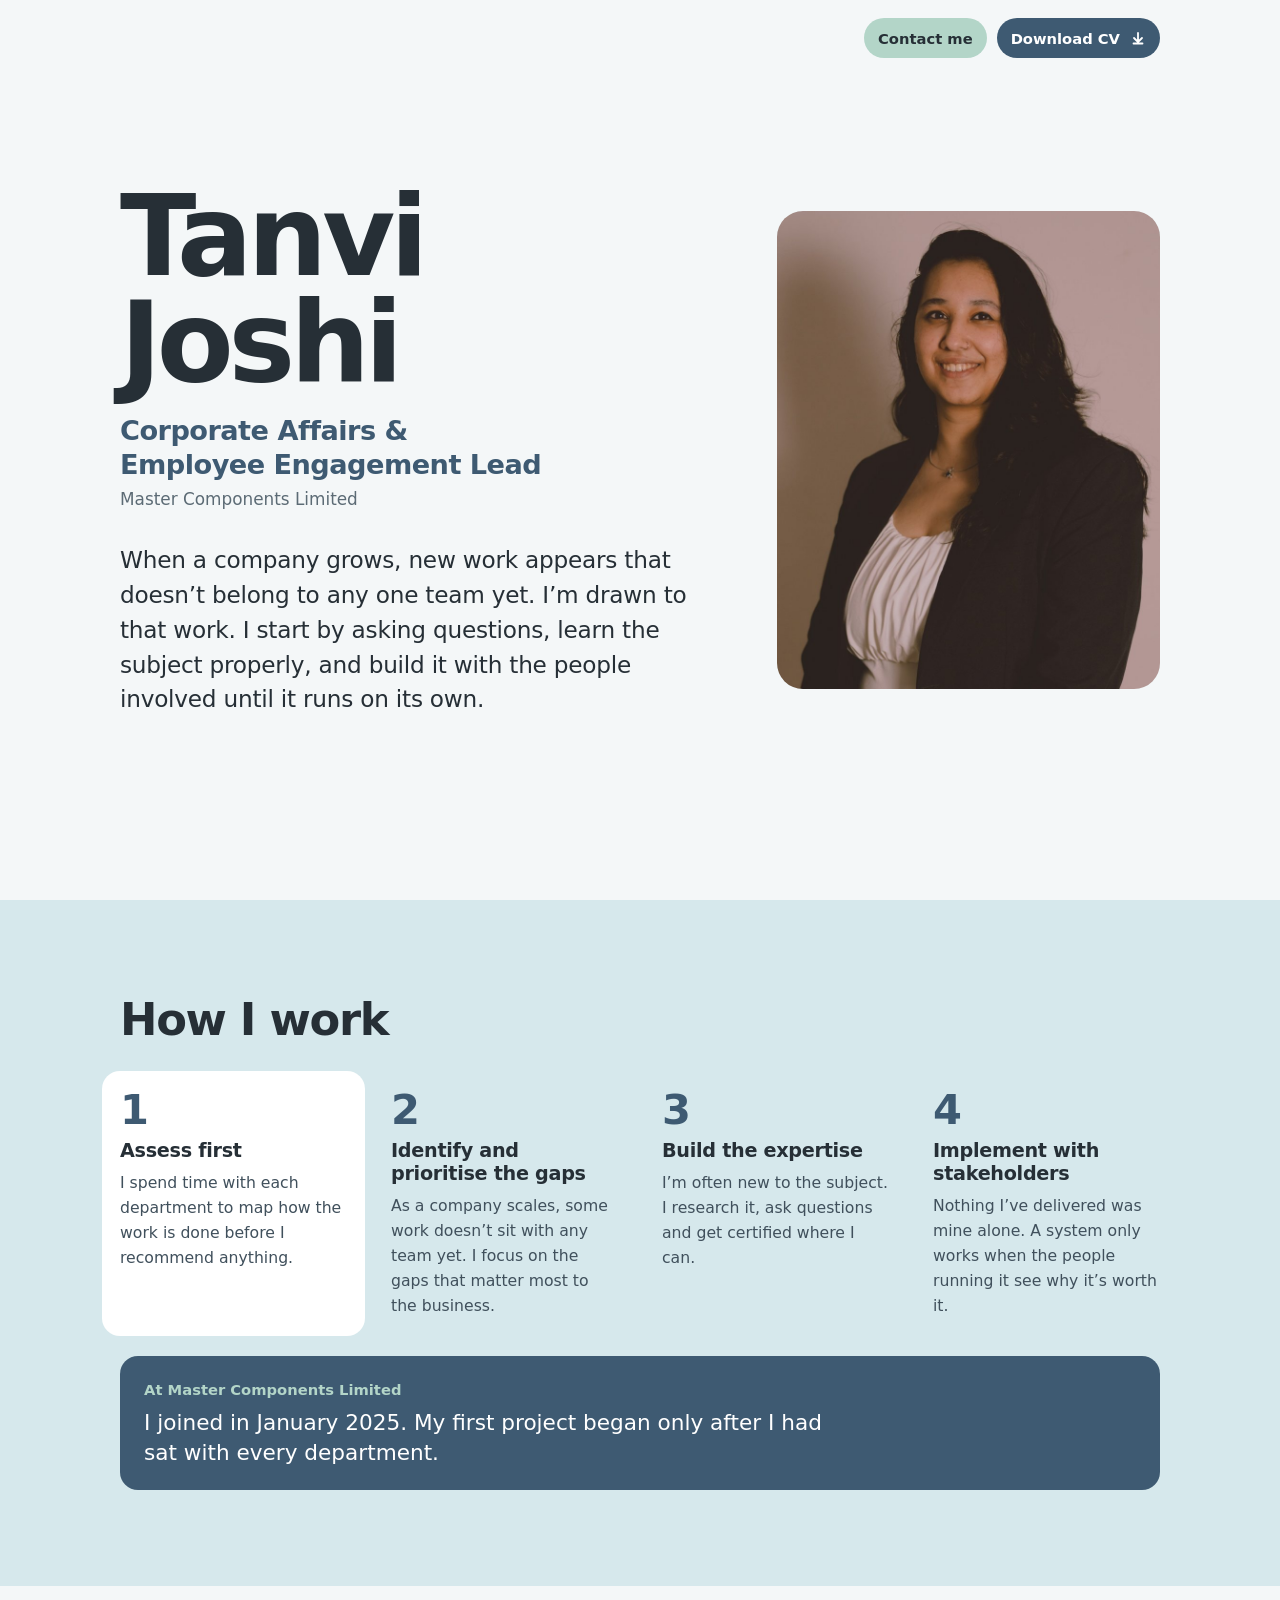
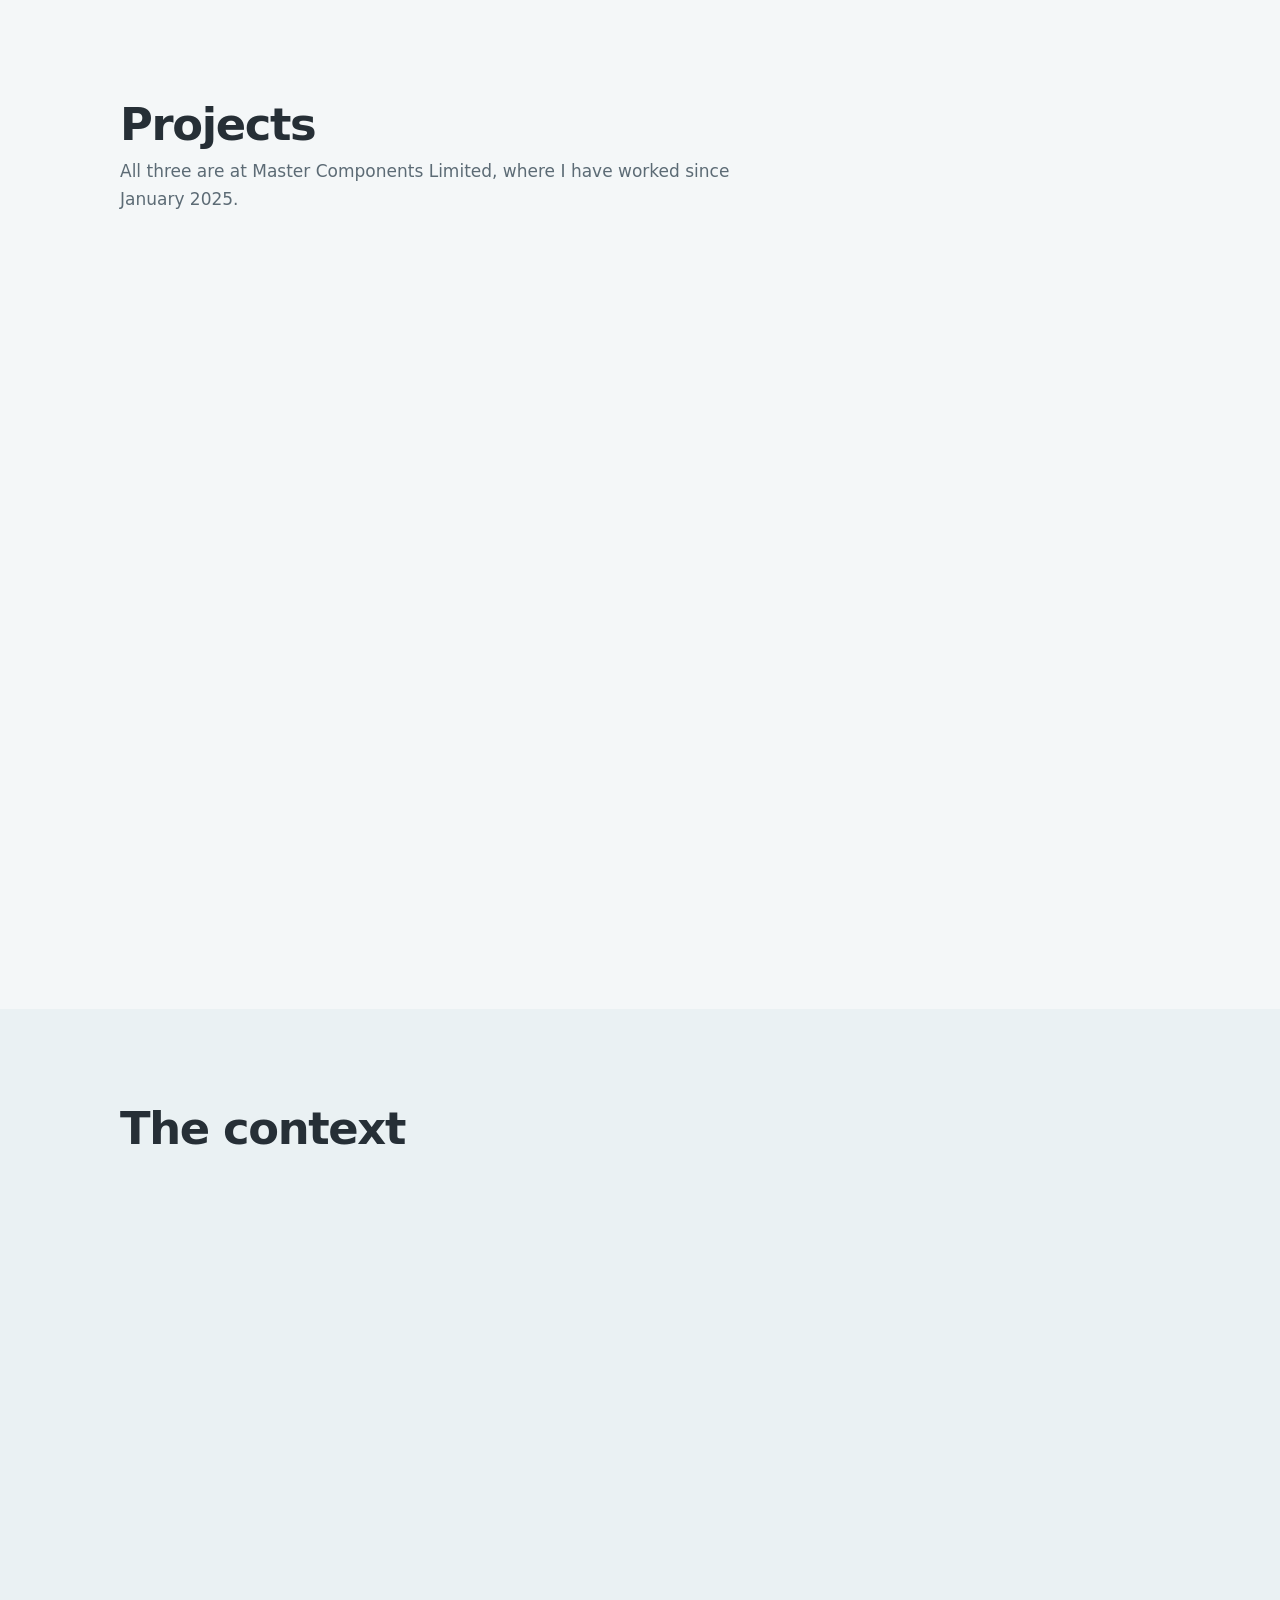
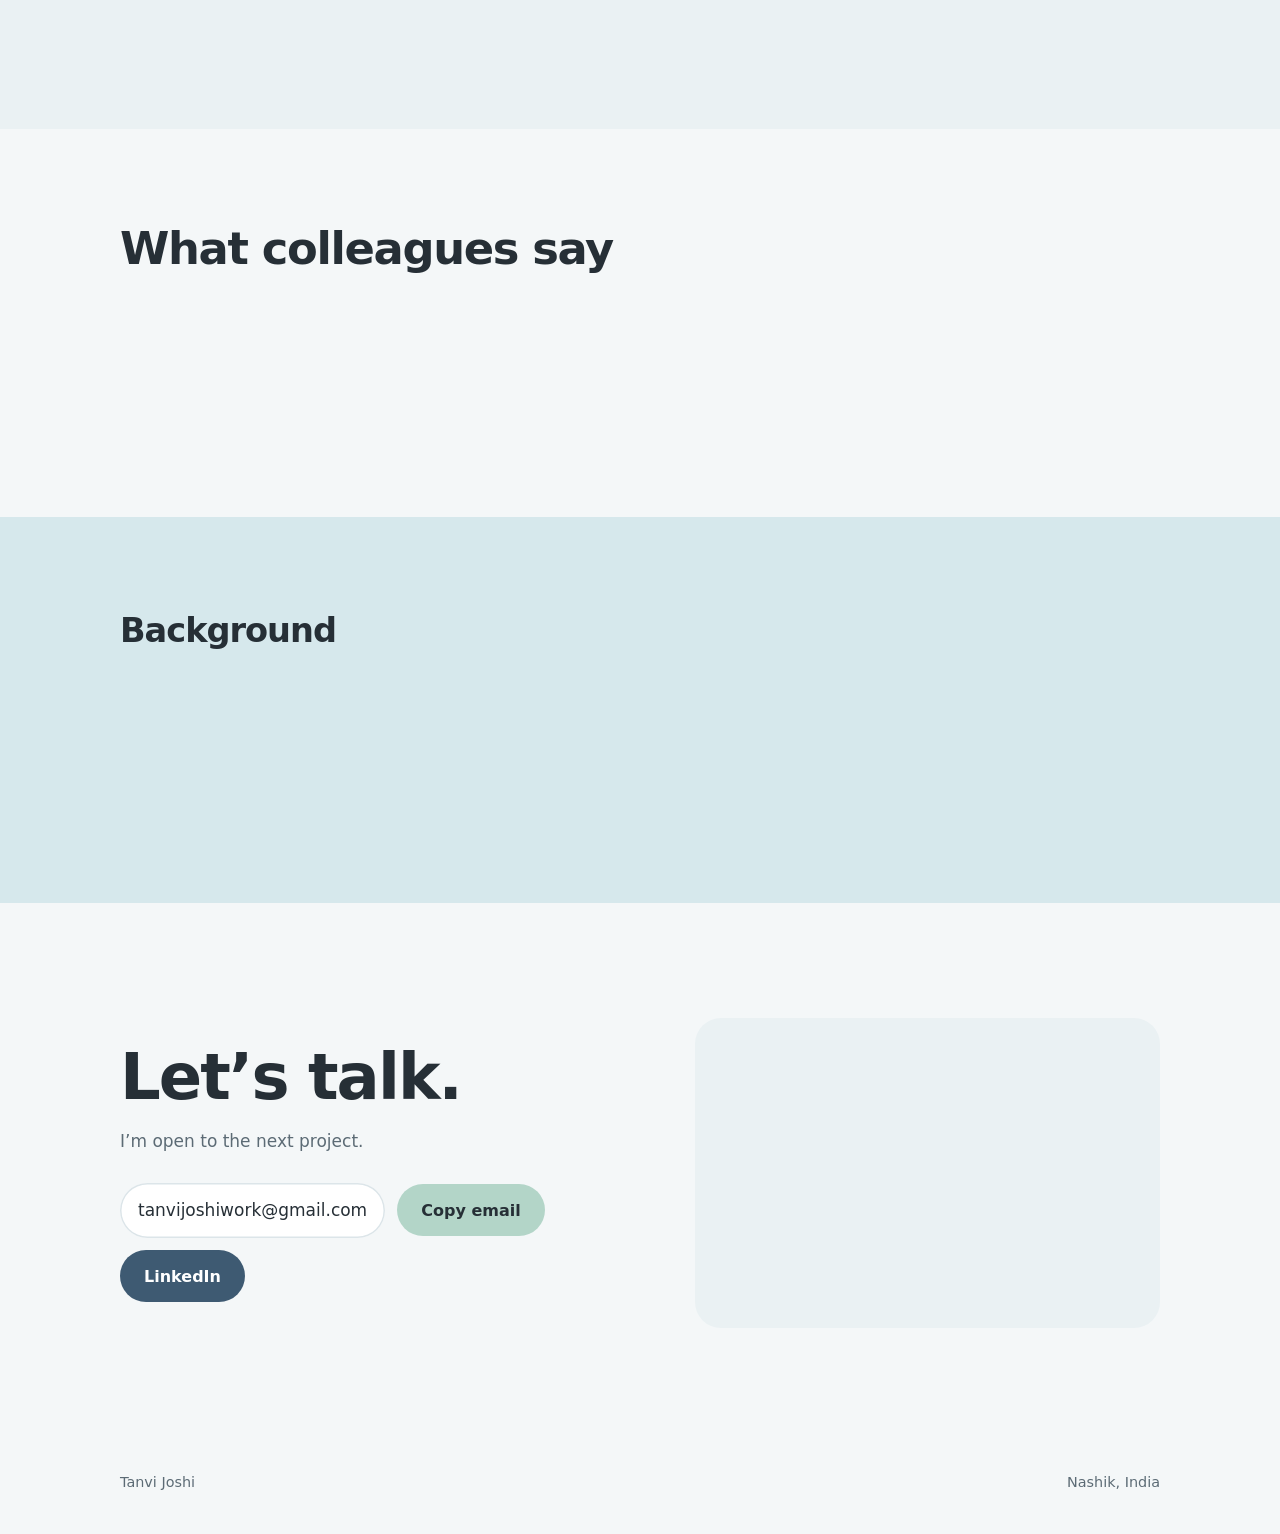
<file: index.html>
<!doctype html>
<html lang="en">
<head>
<meta charset="utf-8">
<meta name="viewport" content="width=device-width,initial-scale=1">
<meta http-equiv="Content-Security-Policy" content="default-src 'none'; script-src 'self'; style-src 'self' https://fonts.googleapis.com; font-src https://fonts.gstatic.com; img-src 'self'; base-uri 'none'; form-action 'none'; object-src 'none'">
<meta name="referrer" content="strict-origin-when-cross-origin">
<title>Tanvi Joshi Portfolio</title>
<meta name="theme-color" content="#f4f7f8">
<meta name="description" content="Tanvi Joshi, Corporate Affairs &amp; Employee Engagement Lead at Master Components Limited. Three projects inside.">
<link rel="preconnect" href="https://fonts.googleapis.com">
<link rel="preconnect" href="https://fonts.gstatic.com" crossorigin>
<link rel="stylesheet" href="https://fonts.googleapis.com/css2?family=Bricolage+Grotesque:opsz,wght@12..96,600;12..96,700;12..96,800&family=Geist:wght@400;500;600&display=swap">
<link rel="stylesheet" href="site.css">
<script src="site.js" defer></script>
</head>
<body>

<a class="skip" href="#main">Skip to content</a>
<main id="main">

<div data-view="home" class="on">
  <section class="hero">
    <div class="topbar"><div class="wrap"><a class="btn sm" href="#contact">Contact me</a><a class="btn blue sm" href="Tanvi-Joshi-CV.pdf" download>Download CV <svg viewBox="0 0 16 16" aria-hidden="true"><path d="M8 3v8.5M4 8l4 4 4-4M3.5 13.5h9" fill="none" stroke="currentColor" stroke-width="1.8" stroke-linecap="round" stroke-linejoin="round"/></svg></a></div></div>
    <div class="wrap hero-grid">
    <div>
    <h1>Tanvi Joshi</h1>
    <p class="role">Corporate Affairs &amp; Employee Engagement Lead <span>Master Components Limited</span></p>
    <p class="pitch">When a company grows, new work appears that doesn’t belong to any one team yet. I’m drawn to that work. I start by asking questions, learn the subject properly, and build it with the people involved until it runs on its own.</p>
    </div>
    <figure class="portrait"><img src="img/tanvi-portrait.jpg" alt="Tanvi Joshi, smiling, in a dark blazer" width="900" height="1002"></figure>
  </div></section>

  <section class="method" aria-labelledby="mh"><div class="wrap">
    <h2 id="mh">How I work</h2>
    <ol class="steps" id="steps">
      <li><button type="button" class="step" aria-pressed="true" data-i="0"><b>Assess first</b><span>I spend time with each department to map how the work is done before I recommend anything.</span></button></li>
      <li><button type="button" class="step" aria-pressed="false" data-i="1"><b>Identify and prioritise the gaps</b><span>As a company scales, some work doesn’t sit with any team yet. I focus on the gaps that matter most to the business.</span></button></li>
      <li><button type="button" class="step" aria-pressed="false" data-i="2"><b>Build the expertise</b><span>I’m often new to the subject. I research it, ask questions and get certified where I can.</span></button></li>
      <li><button type="button" class="step" aria-pressed="false" data-i="3"><b>Implement with stakeholders</b><span>Nothing I’ve delivered was mine alone. A system only works when the people running it see why it’s worth it.</span></button></li>
    </ol>
    <div class="eg" id="eg" aria-live="polite">
      <p class="eg-label">At Master Components Limited</p>
      <p class="eg-item on">I joined in January 2025. My first project began only after I had sat with every department.</p>
      <p class="eg-item">Three areas stood out: the company’s story, employee engagement and ESG.</p>
      <p class="eg-item">I was new to ESG when I joined. I’ve since qualified as an internal auditor for three standards.</p>
      <p class="eg-item">Each of eight departments has its own ESG champion, so the system belongs to the people who run it.</p>
    </div>
  </div></section>

  <section class="cases" id="projects" aria-labelledby="ch"><div class="wrap">
    <h2 id="ch">Projects</h2>
    <p class="lead">All three are at Master Components Limited, where I have worked since January 2025.</p>
    <div class="pgrid">
      <article class="pcard"><h3>Branding &amp; Corporate Storytelling</h3><p class="gapline">The company’s story wasn’t being told.</p><p class="metric"><b>100 to 1,300+</b><span>LinkedIn followers</span></p><a class="btn" href="#brand" data-go="brand">Open project <svg viewBox="0 0 16 16" aria-hidden="true"><path d="M6 3.5L10.5 8 6 12.5" fill="none" stroke="currentColor" stroke-width="1.8" stroke-linecap="round" stroke-linejoin="round"/></svg></a></article>
      <article class="pcard"><h3>Employee Engagement &amp; Culture Building</h3><p class="gapline">People had HR, but no engagement.</p><p class="metric"><b>95%</b><span>of employees take part</span></p><a class="btn" href="#engagement" data-go="engagement">Open project <svg viewBox="0 0 16 16" aria-hidden="true"><path d="M6 3.5L10.5 8 6 12.5" fill="none" stroke="currentColor" stroke-width="1.8" stroke-linecap="round" stroke-linejoin="round"/></svg></a></article>
      <article class="pcard"><h3>ESG Strategy &amp; Implementation</h3><p class="gapline">ESG had no owner.</p><p class="metric"><b>40 to 55</b><span>EcoVadis score in one cycle</span></p><a class="btn" href="#esg" data-go="esg">Open project <svg viewBox="0 0 16 16" aria-hidden="true"><path d="M6 3.5L10.5 8 6 12.5" fill="none" stroke="currentColor" stroke-width="1.8" stroke-linecap="round" stroke-linejoin="round"/></svg></a></article>
    </div>
    <div class="also">
      <h3>Also working on</h3>
      <dl class="pairs">
        <div><dt>Organisation structure</dt><dd>Designing the company’s structure and functions with the VP and Strategy Head.</dd></div>
        <div><dt>Employee stock options</dt><dd>Designing the ESOP with the Company Secretary and the Strategy Head.</dd></div>
      </dl>
    </div>
  </div></section>

  <section class="context" aria-labelledby="xh"><div class="wrap">
    <h2 id="xh">The context</h2>
    <div class="ctx">
      <div>
        <h3>The company</h3>
        <p>Master Components Limited is based in Nashik. It manufactures plastic moulded components for other businesses, mostly for industrial, automotive and electrical applications.</p>
        <p>A partnership founded in 1999, it became a listed company in 2023. Growth after the listing was rapid. New things kept getting added to the task list while everyone’s hands were already full.</p>
      </div>
      <div>
        <h3>How I came in</h3>
        <p>I’m part of the promoter family. That is a head start most people in the company never had, and I wanted to put it to the best possible use.</p>
        <p>I had spent four years in London. When I saw how fast the company was growing and how much new work was piling up, I decided to move back to India. I wanted to test whether someone with no technical background could add value in a factory.</p>
        <p>I had a platform most people don’t get. <strong>My job was to earn it.</strong></p>
      </div>
      <div>
        <h3>The resistance</h3>
        <p>Most of my colleagues have spent 25 years in the company or the industry. Every project met pushback at first, because moving from MSME habits to corporate ones was unfamiliar.</p>
        <p>What worked was showing the benefit in their terms. People followed the ESG systems once they saw those systems help us keep customers and win new ones. The townhalls earned their place once people felt the difference of two hours a month that weren’t about work.</p>
      </div>
    </div>
  </div></section>

  <section class="voices" aria-labelledby="vh"><div class="wrap">
    <h2 id="vh">What colleagues say</h2>
    <div class="quotes">
      <blockquote><p>“You’re dedicated, honest and result-oriented. You make sure the work crosses the finish line, in its goals and in its purpose.”</p></blockquote>
      <blockquote><p>“You deep-dive into everything you decide to do, and work on it till it’s perfect.”</p></blockquote>
    </div>
  </div></section>

  <section class="before" aria-labelledby="bh"><div class="wrap">
    <h2 id="bh">Background</h2>
    <ul class="blist">
      <li><time>2024</time><b>Natter, London</b><span>Partnerships for a wellbeing platform: 100+ influencers contacted, 20 to 30 partnerships developed.</span></li>
      <li><time>2022 to 2023</time><b>India Global Forum, London</b><span>Operations for international conferences, including UK-India Week 2023: speakers, registrations and guest logistics.</span></li>
      <li><time>2020 to 2023</time><b>Coventry University London</b><span>BA (Hons) Global Business Management, First Class. Moved to London alone at 17.</span></li>
    </ul>
  </div></section>

  <section class="contact" id="contact" aria-labelledby="kh"><div class="wrap">
    <div class="contact-grid"><div>
    <h2 id="kh">Let’s talk.</h2>
    <p>I’m open to the next project.</p>
    <div class="cta">
      <span class="addr" id="email">tanvijoshiwork@gmail.com</span>
      <button class="btn" type="button" id="copy">Copy email</button>
      <a class="btn blue" href="https://linkedin.com/in/tanvi-joshi-b106b91aa" target="_blank" rel="noopener noreferrer">LinkedIn</a>
    </div>
  </div>
    <figure class="desk"><img src="img/tanvi-desk.jpg" alt="Tanvi Joshi working on a laptop at her desk" loading="lazy" width="1500" height="1000"></figure>
    </div>
  </div></section>
</div>

<div data-view="brand" id="brand">
  <nav class="rail" aria-label="Projects"><div class="wrap">
    <a class="btn plain sm" href="#projects" data-go="home" data-then="projects"><svg viewBox="0 0 16 16" aria-hidden="true"><path d="M10 3.5L5.5 8l4.5 4.5" fill="none" stroke="currentColor" stroke-width="1.8" stroke-linecap="round" stroke-linejoin="round"/></svg> Back</a>
    <div class="rail-links"><a href="#brand" data-go="brand" class="cur" aria-current="page">Branding</a><a href="#engagement" data-go="engagement">Engagement</a><a href="#esg" data-go="esg">ESG</a></div>
  </div></nav>
  <section class="screen"><div class="wrap split">
    <div class="col case-head">
      <p class="kicker">Master Components Limited, January 2025 to now</p>
      <h1>Branding &amp; Corporate Storytelling</h1>
      <p class="dek"><b>The gap I saw</b>The company’s story wasn’t being told.</p>
    </div>
    <div class="col chapter panel">
      <h2>Background</h2>
      <p>The company had a website and a LinkedIn page with about 100 followers. LinkedIn was used for festival greetings.</p>
    </div>
  </div></section>
  <section class="wrap gaps">
    <article class="gap">
      <dl class="rows"><div class="row"><dt>What I noticed</dt><dd>A 27-year journey from a partnership to a listed company, and nobody telling it.</dd></div><div class="row"><dt>Why it mattered</dt><dd>A listed company has shareholders, customers and suppliers who need to know where it came from and where it’s going. So do the people deciding whether to partner with it or apply for a job there.</dd></div><div class="row"><dt>What I did</dt><dd><ul><li>Rebuilt the brand around the journey: story, vision, mission, colours and tone</li><li>Revamped the website and the leadership’s visiting cards</li><li>Turned LinkedIn into the place where shareholders, customers and partners follow the business</li><li>Designed and reviewed the entire annual report with the Company Secretary’s team</li><li>Built 30+ leadership decks, including the AGM deck</li></ul></dd></div><div class="row"><dt>Measured by</dt><dd><ul class="measures"><li><b>100,000+</b> LinkedIn impressions in 2025</li><li><b>100 to 1,300+</b> LinkedIn followers</li></ul></dd></div></dl>
      <div class="proof"><figure class="shot"><img src="img/web.jpg" alt="The redesigned Master Group website home page" loading="lazy"><figcaption>The relaunched website, <a href="https://master-group.in" target="_blank" rel="noopener noreferrer">master-group.in</a></figcaption></figure></div>
      <p class="effect"><b>What changed for the company</b>The company now tells one story everywhere: on its website, on LinkedIn and in its annual report. Shareholders, customers and partners can follow what the business is doing.</p>
    </article>
  </section>
  <section class="case-end"><div class="wrap">
    <p class="nextlabel">Next project</p>
    <h2>Employee Engagement &amp; Culture Building</h2>
    <div class="cta"><a class="btn" href="#engagement" data-go="engagement">Open project <svg viewBox="0 0 16 16" aria-hidden="true"><path d="M6 3.5L10.5 8 6 12.5" fill="none" stroke="currentColor" stroke-width="1.8" stroke-linecap="round" stroke-linejoin="round"/></svg></a><a class="btn plain" href="#projects" data-go="home" data-then="projects"><svg viewBox="0 0 16 16" aria-hidden="true"><path d="M10 3.5L5.5 8l4.5 4.5" fill="none" stroke="currentColor" stroke-width="1.8" stroke-linecap="round" stroke-linejoin="round"/></svg> All projects</a></div>
  </div></section>
</div>
<div data-view="engagement" id="engagement">
  <nav class="rail" aria-label="Projects"><div class="wrap">
    <a class="btn plain sm" href="#projects" data-go="home" data-then="projects"><svg viewBox="0 0 16 16" aria-hidden="true"><path d="M10 3.5L5.5 8l4.5 4.5" fill="none" stroke="currentColor" stroke-width="1.8" stroke-linecap="round" stroke-linejoin="round"/></svg> Back</a>
    <div class="rail-links"><a href="#brand" data-go="brand">Branding</a><a href="#engagement" data-go="engagement" class="cur" aria-current="page">Engagement</a><a href="#esg" data-go="esg">ESG</a></div>
  </div></nav>
  <section class="screen"><div class="wrap split">
    <div class="col case-head">
      <p class="kicker">Master Components Limited, January 2025 to now</p>
      <h1>Employee Engagement &amp; Culture Building</h1>
      <p class="dek"><b>The gap I saw</b>People had HR, but no engagement.</p>
    </div>
    <div class="col chapter panel">
      <h2>Background</h2>
      <p>The company had an HR function, and its processes ran.</p>
    </div>
  </div></section>
  <section class="wrap gaps">
    <article class="gap">
      <dl class="rows"><div class="row"><dt>What I noticed</dt><dd>There was nowhere to be heard, celebrate a win or switch off for two hours.</dd></div><div class="row"><dt>Why it mattered</dt><dd>It makes people feel part of the family. A few unfiltered conversations help you loosen up and get comfortable with the people around you. It’s also the one place where people who don’t work in cross-functional teams meet colleagues from other departments.</dd></div><div class="row"><dt>What I did</dt><dd><ul><li>Started monthly townhalls, Employee of the Quarter and company-wide celebrations</li><li>Launched the group’s first sports league</li><li>Opened one-on-ones to every employee</li><li>Rebuilt onboarding, then an automated open-positions tracker with a dashboard</li><li>Now leading the appraisal system and code of conduct, with my HR team</li></ul></dd></div><div class="row"><dt>Measured by</dt><dd><ul class="measures"><li><b>95%</b> of employees take part</li><li><b>12</b> townhalls a year</li></ul></dd></div></dl>
      <div class="proof"><div class="slider events" data-slider aria-roledescription="carousel" aria-label="Engagement events">
  <div class="s-track" tabindex="0">
    <figure class="slide"><img src="img/mplgroup.jpg" alt="Around sixty employees in team shirts and caps at the cricket ground" loading="lazy" class="op45"><figcaption><b>Master Premier League</b><span>The group’s first sports league.</span></figcaption></figure>
    <figure class="slide"><img src="img/eng-foundation-day.jpg" alt="Employees gathered at the factory gate for Foundation Day" loading="lazy" class="op40"><figcaption><b>Foundation Day</b><span>The whole company, every department.</span></figcaption></figure>
    <figure class="slide"><img src="img/eng-townhall.jpg" alt="Employees lined up on either side of a room for a team game" loading="lazy" class="op40"><figcaption><b>Monthly townhall</b><span>Twelve a year, with an activity each time.</span></figcaption></figure>
    <figure class="slide"><img src="img/eng-leadership-training.jpg" alt="A trainer leading managers standing in two rows" loading="lazy" class="op45"><figcaption><b>Leadership training</b><span>For managers and team leads.</span></figcaption></figure>
    <figure class="slide"><img src="img/eng-blood-donation.jpg" alt="Three employees smiling on recliners while donating blood" loading="lazy" class="op55"><figcaption><b>Blood donation camp</b><span>On site, for employees.</span></figcaption></figure>
    <figure class="slide"><img src="img/eng-first-aid.jpg" alt="A trainer presenting first aid guidance with a CPR mannequin" loading="lazy" class="op50"><figcaption><b>First aid training</b><span>Hands-on, taught in Marathi.</span></figcaption></figure>
    <figure class="slide"><img src="img/eng-quality-month.jpg" alt="A team presenting at the Kaizen competition" loading="lazy" class="op45"><figcaption><b>Quality Month</b><span>A Kaizen competition judged by a panel.</span></figcaption></figure>
    <figure class="slide"><img src="img/eng-posh.jpg" alt="A speaker leading a POSH session for a room of employees" loading="lazy" class="op50"><figcaption><b>POSH training</b><span>Awareness sessions for all staff.</span></figcaption></figure>
    <figure class="slide"><img src="img/eng-financial-literacy.jpg" alt="A speaker on stage before a packed auditorium holding up phone lights" loading="lazy" class="op40"><figcaption><b>Financial literacy evening</b><span>With CA Rachana Ranade, in one of Nashik’s largest auditoriums.</span></figcaption></figure>
    <figure class="slide"><img src="img/eng-leadership-dinner.jpg" alt="The leadership team and families in a group photo" loading="lazy" class="op45"><figcaption><b>Leadership dinner</b><span>For the leadership team and their families.</span></figcaption></figure>
  </div>
  <div class="s-nav"><button type="button" class="s-btn s-prev" aria-label="Previous"><svg viewBox="0 0 16 16" aria-hidden="true"><path d="M10 3.5L5.5 8l4.5 4.5" fill="none" stroke="currentColor" stroke-width="1.8" stroke-linecap="round" stroke-linejoin="round"/></svg></button><span class="s-count" aria-live="polite">1 / 10</span><button type="button" class="s-btn s-next" aria-label="Next"><svg viewBox="0 0 16 16" aria-hidden="true"><path d="M6 3.5L10.5 8 6 12.5" fill="none" stroke="currentColor" stroke-width="1.8" stroke-linecap="round" stroke-linejoin="round"/></svg></button></div>
</div></div>
      <p class="effect"><b>What changed for the company</b>People from different departments now know each other. In the engagement survey I ran, employees said they value the time the company sets aside for it.</p>
    </article>
  </section>
  <section class="case-end"><div class="wrap">
    <p class="nextlabel">Next project</p>
    <h2>ESG Strategy &amp; Implementation</h2>
    <div class="cta"><a class="btn" href="#esg" data-go="esg">Open project <svg viewBox="0 0 16 16" aria-hidden="true"><path d="M6 3.5L10.5 8 6 12.5" fill="none" stroke="currentColor" stroke-width="1.8" stroke-linecap="round" stroke-linejoin="round"/></svg></a><a class="btn plain" href="#projects" data-go="home" data-then="projects"><svg viewBox="0 0 16 16" aria-hidden="true"><path d="M10 3.5L5.5 8l4.5 4.5" fill="none" stroke="currentColor" stroke-width="1.8" stroke-linecap="round" stroke-linejoin="round"/></svg> All projects</a></div>
  </div></section>
</div>
<div data-view="esg" id="esg">
  <nav class="rail" aria-label="Projects"><div class="wrap">
    <a class="btn plain sm" href="#projects" data-go="home" data-then="projects"><svg viewBox="0 0 16 16" aria-hidden="true"><path d="M10 3.5L5.5 8l4.5 4.5" fill="none" stroke="currentColor" stroke-width="1.8" stroke-linecap="round" stroke-linejoin="round"/></svg> Back</a>
    <div class="rail-links"><a href="#brand" data-go="brand">Branding</a><a href="#engagement" data-go="engagement">Engagement</a><a href="#esg" data-go="esg" class="cur" aria-current="page">ESG</a></div>
  </div></nav>
  <section class="screen"><div class="wrap split">
    <div class="col case-head">
      <p class="kicker">Master Components Limited, January 2025 to now</p>
      <h1>ESG Strategy &amp; Implementation</h1>
      <p class="dek"><b>The gap I saw</b>ESG had no owner.</p>
    </div>
    <div class="col chapter panel">
      <h2>Background</h2>
      <p>In October 2024, before I joined, a customer asked the company for an EcoVadis assessment. It scored 40. Earlier attempts at ESG hadn’t gone far.</p>
    </div>
  </div></section>
  <section class="wrap gaps">
    <article class="gap">
      <dl class="rows"><div class="row"><dt>What I noticed</dt><dd>There was a score, but no programme behind it. I didn’t know what ESG was either.</dd></div><div class="row"><dt>Why it mattered</dt><dd>Customers had started asking for ESG ratings. Meeting them protects the business we have and helps win more.</dd></div><div class="row"><dt>What I did</dt><dd><ul><li>Learned ESG from scratch, then scoped the programme and its resources</li><li>Appointed a champion in each of eight departments, so the work runs without pulling in department heads daily</li><li>Took the company through Zero Waste to Landfill in three months</li><li>Extended the GHG inventory to Scope 1, 2 and 3, independently verified</li><li>Qualified as a certified internal auditor for ISO 14001, ISO 45001 and IATF 16949</li><li>Studied SEBI’s BRSR framework, worked out what applied to us, and prepared the voluntary BRSR section of the annual report with the Company Secretary’s team</li><li>Now building one management system for every certification</li></ul></dd></div><div class="row"><dt>Measured by</dt><dd><ul class="measures"><li><b>40 to 55</b> EcoVadis score in one cycle</li><li><b>First</b> MSME in Maharashtra certified Zero Waste to Landfill, now Gold</li><li><b>0</b> non-conformities in the ISO 14001 and 45001 audit</li><li><b>₹25L+</b> saved by negotiating every ESG quotation</li></ul></dd></div></dl>
      <div class="proof"><div class="slider certs" data-slider aria-roledescription="carousel" aria-label="Certificates">
  <div class="s-track" tabindex="0">
    <figure class="slide cert"><img src="img/cert-zwl-gold.jpg" alt="TÜV SÜD certificate for Zero Waste, maturity level Gold" loading="lazy"><figcaption><b>Zero Waste to Landfill, Gold</b><span>TÜV SÜD, DIN SPEC 91436</span></figcaption></figure>
    <figure class="slide cert"><img src="img/cert-ghg-14064.jpg" alt="BSCIC verification statement for the greenhouse gas inventory" loading="lazy"><figcaption><b>GHG inventory, verified</b><span>BSCIC, ISO 14064-1</span></figcaption></figure>
    <figure class="slide cert"><img src="img/cert-iso14001.jpg" alt="BSCIC certificate for ISO 14001" loading="lazy"><figcaption><b>Environmental management</b><span>BSCIC, ISO 14001</span></figcaption></figure>
    <figure class="slide cert"><img src="img/cert-iso45001.jpg" alt="BSCIC certificate for ISO 45001" loading="lazy"><figcaption><b>Health and safety management</b><span>BSCIC, ISO 45001</span></figcaption></figure>
  </div>
  <div class="s-nav"><button type="button" class="s-btn s-prev" aria-label="Previous"><svg viewBox="0 0 16 16" aria-hidden="true"><path d="M10 3.5L5.5 8l4.5 4.5" fill="none" stroke="currentColor" stroke-width="1.8" stroke-linecap="round" stroke-linejoin="round"/></svg></button><span class="s-count" aria-live="polite">1 / 4</span><button type="button" class="s-btn s-next" aria-label="Next"><svg viewBox="0 0 16 16" aria-hidden="true"><path d="M6 3.5L10.5 8 6 12.5" fill="none" stroke="currentColor" stroke-width="1.8" stroke-linecap="round" stroke-linejoin="round"/></svg></button></div>
</div></div>
      <p class="effect"><b>What changed for the company</b>One customer asking became several, and the company could answer each one. New business prospects now count ESG in our favour.</p>
    </article>
  </section>
  <section class="case-end"><div class="wrap">
    <p class="nextlabel">Next project</p>
    <h2>Branding &amp; Corporate Storytelling</h2>
    <div class="cta"><a class="btn" href="#brand" data-go="brand">Open project <svg viewBox="0 0 16 16" aria-hidden="true"><path d="M6 3.5L10.5 8 6 12.5" fill="none" stroke="currentColor" stroke-width="1.8" stroke-linecap="round" stroke-linejoin="round"/></svg></a><a class="btn plain" href="#projects" data-go="home" data-then="projects"><svg viewBox="0 0 16 16" aria-hidden="true"><path d="M10 3.5L5.5 8l4.5 4.5" fill="none" stroke="currentColor" stroke-width="1.8" stroke-linecap="round" stroke-linejoin="round"/></svg> All projects</a></div>
  </div></section>
</div>

</main>
<footer><div class="wrap"><span>Tanvi Joshi</span><span>Nashik, India</span></div></footer>

</body>
</html>
</file>
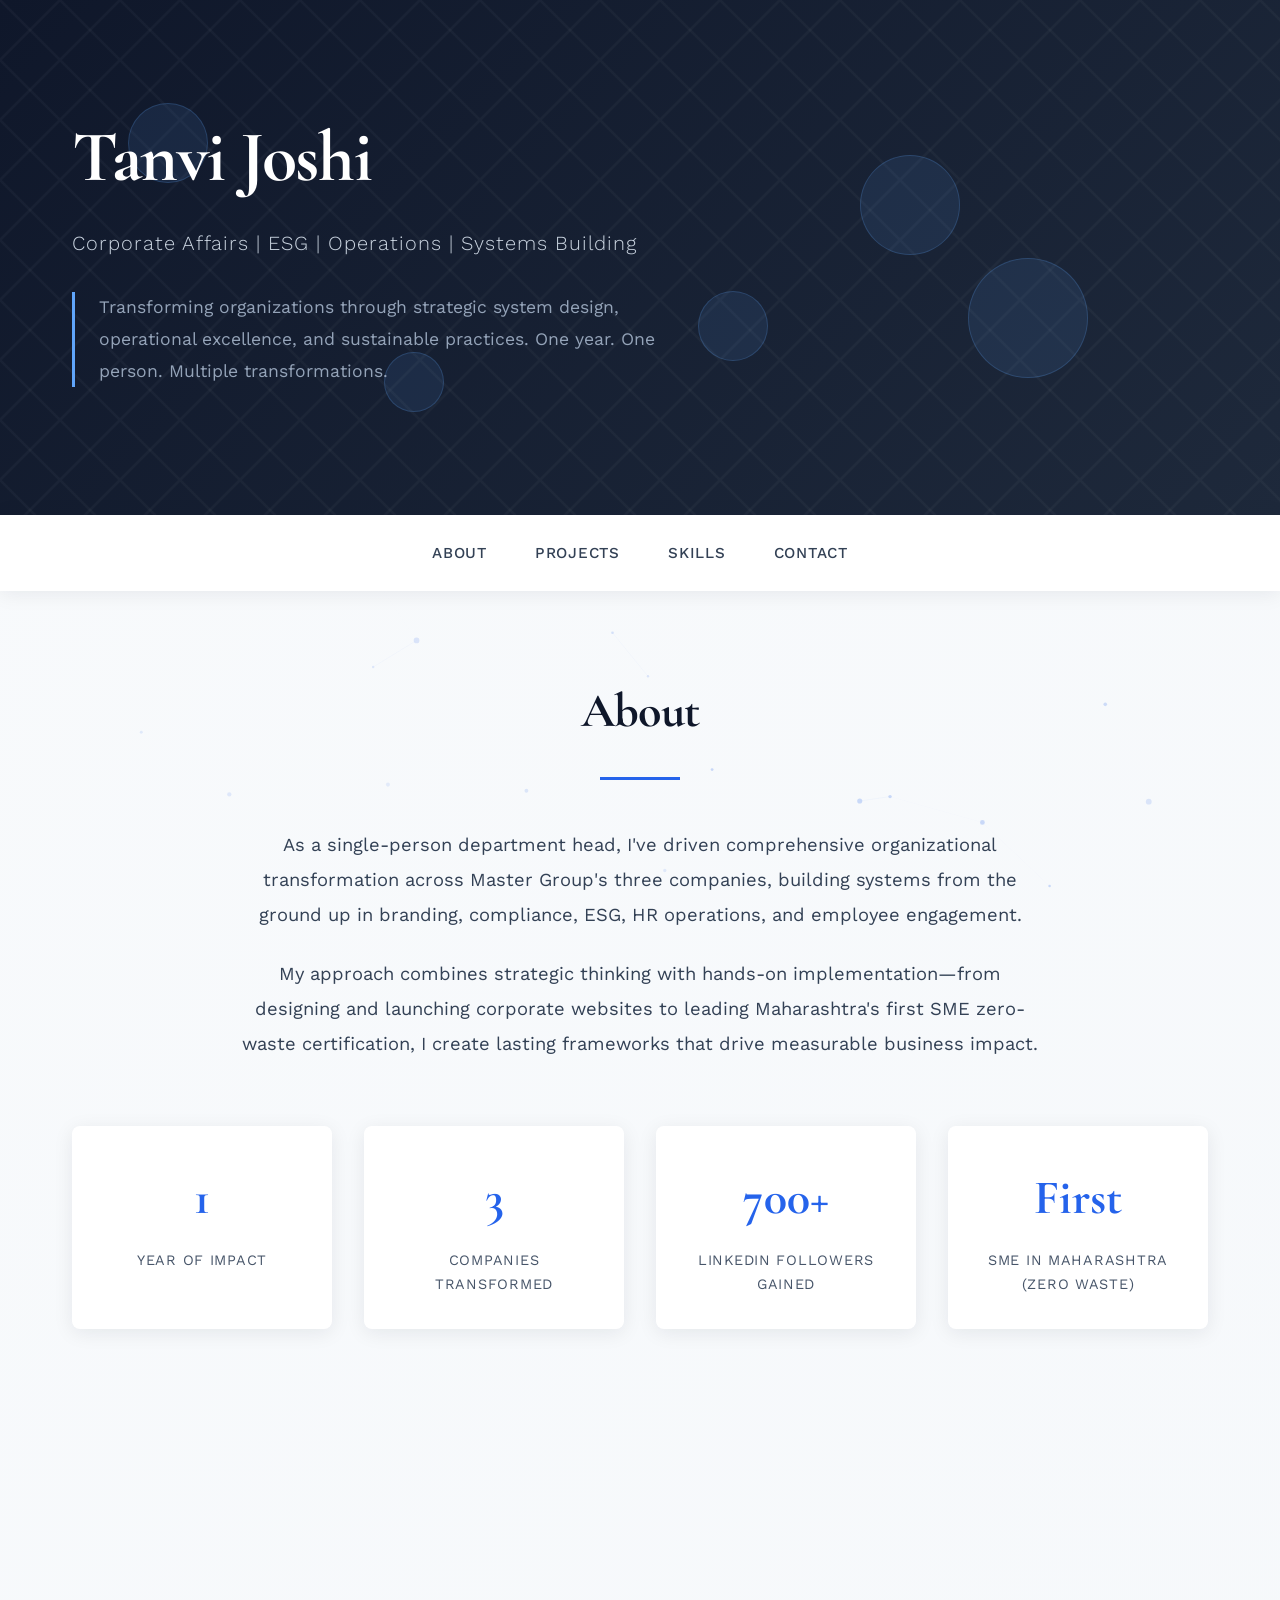
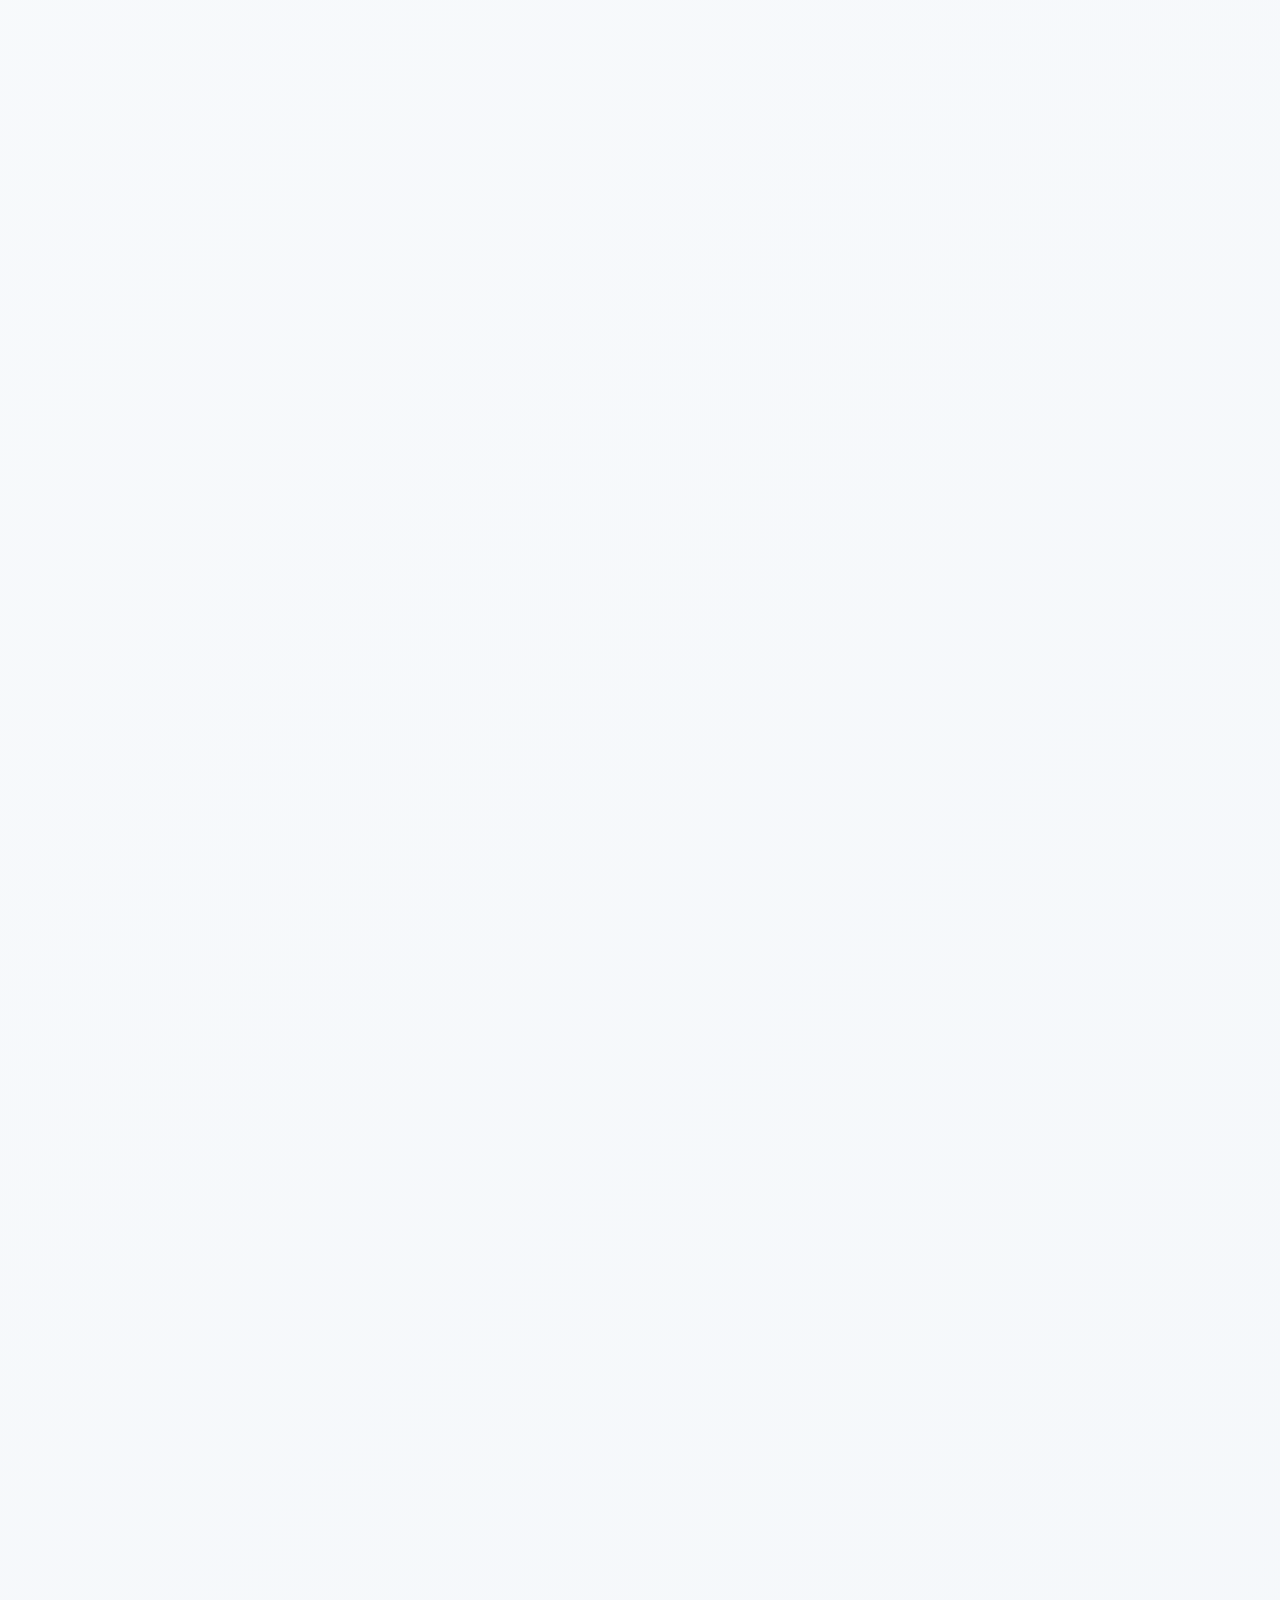
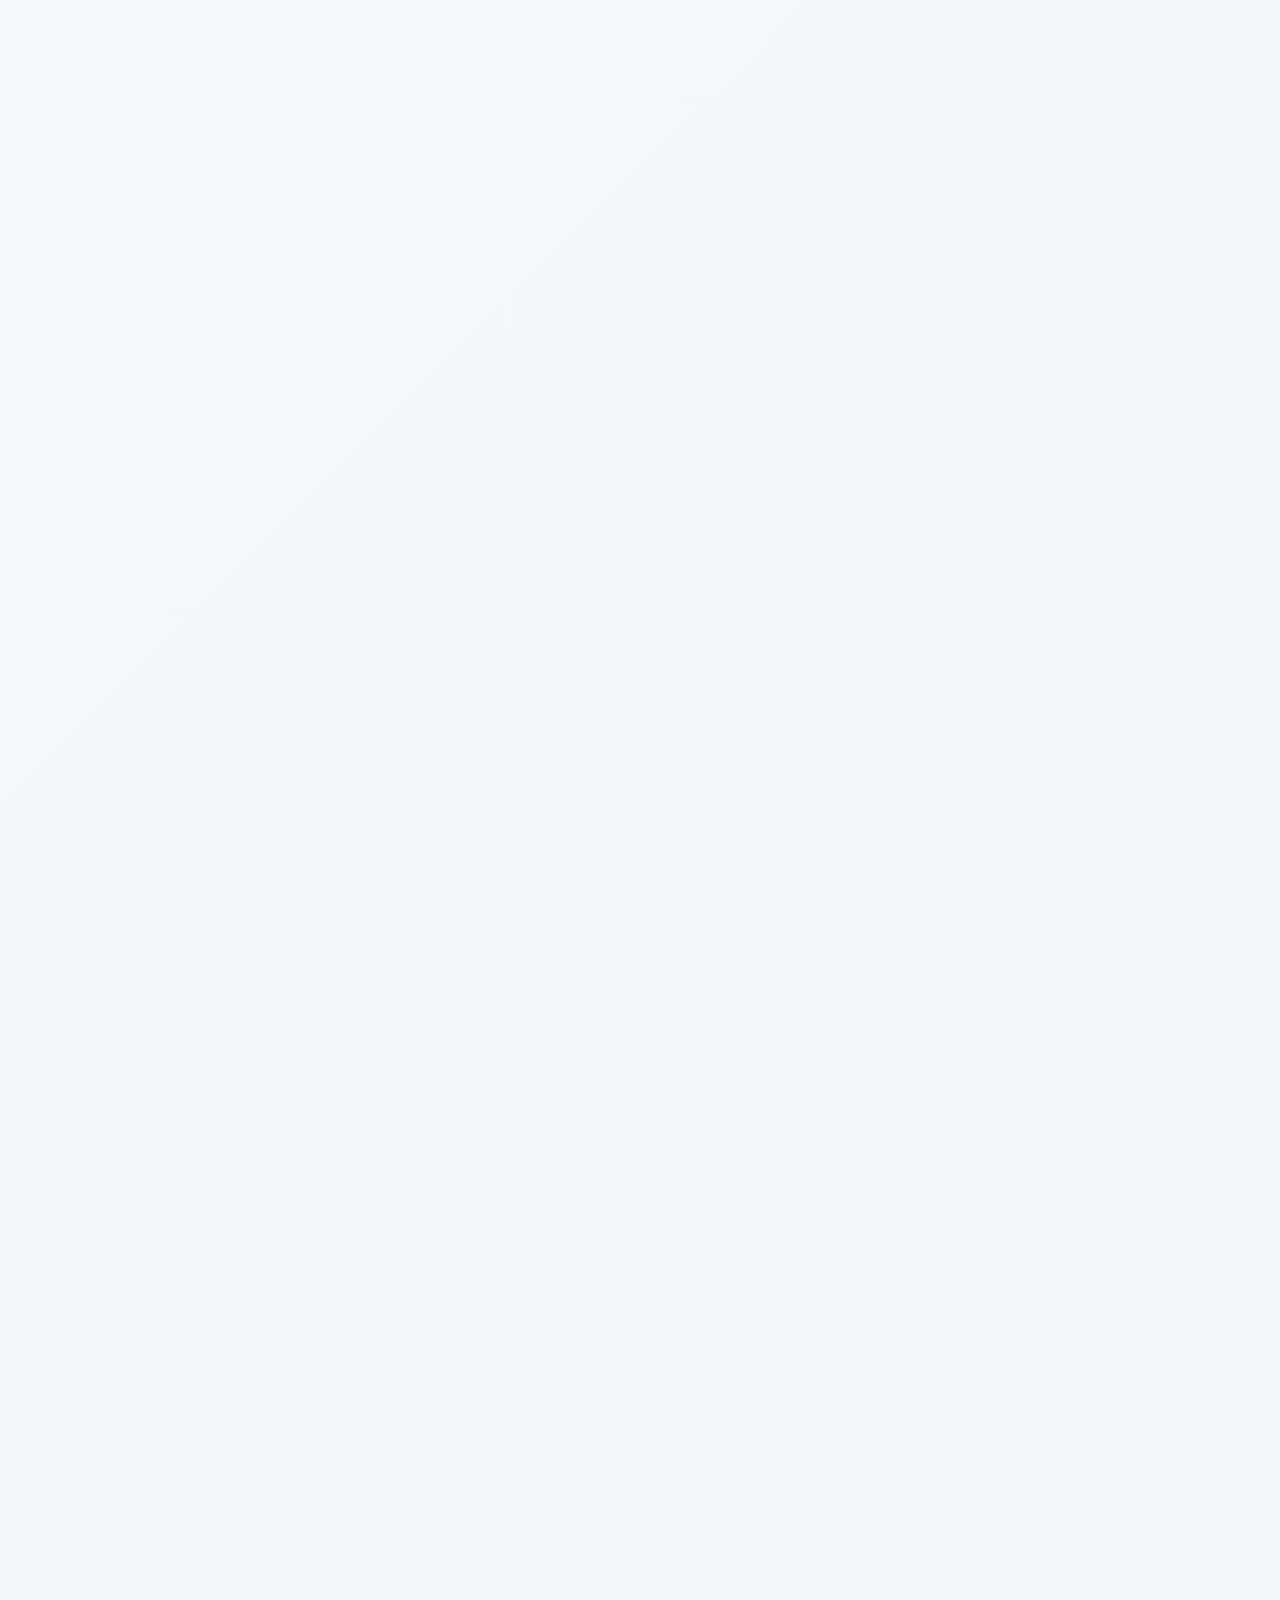
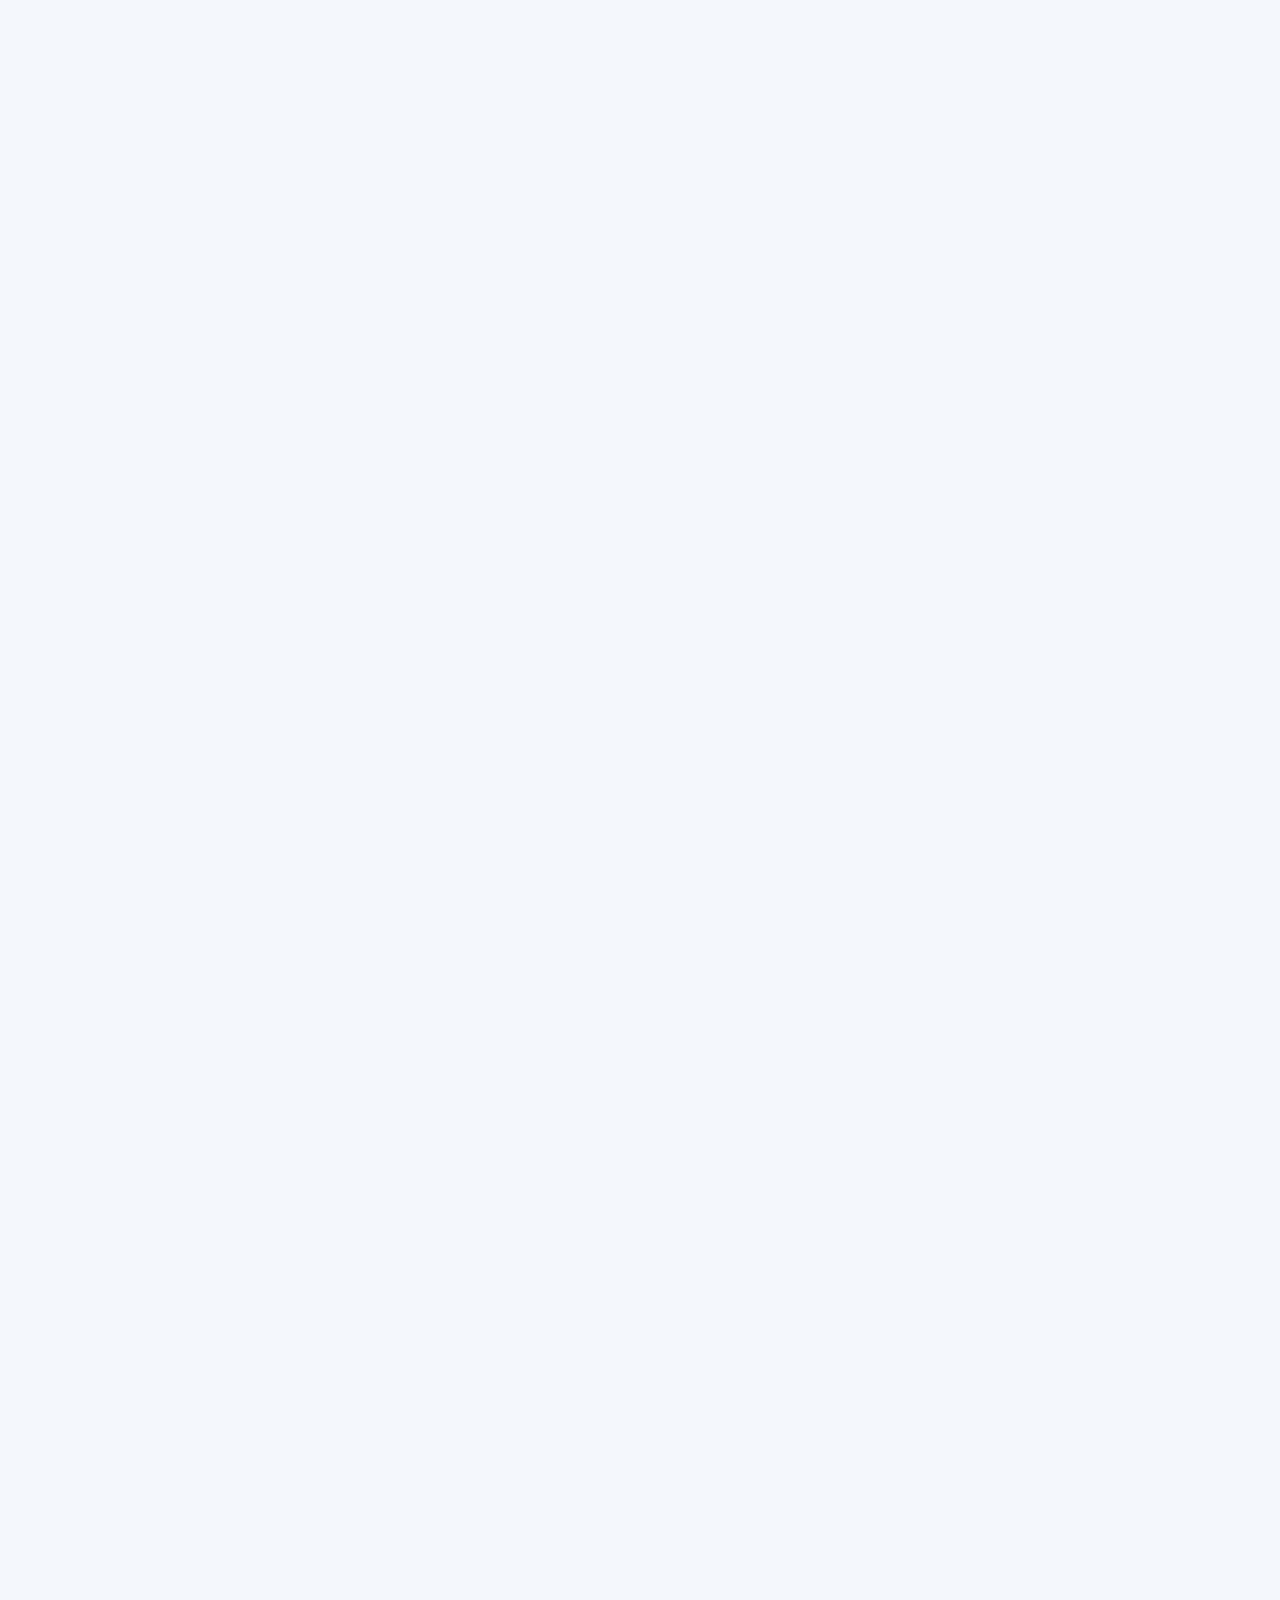
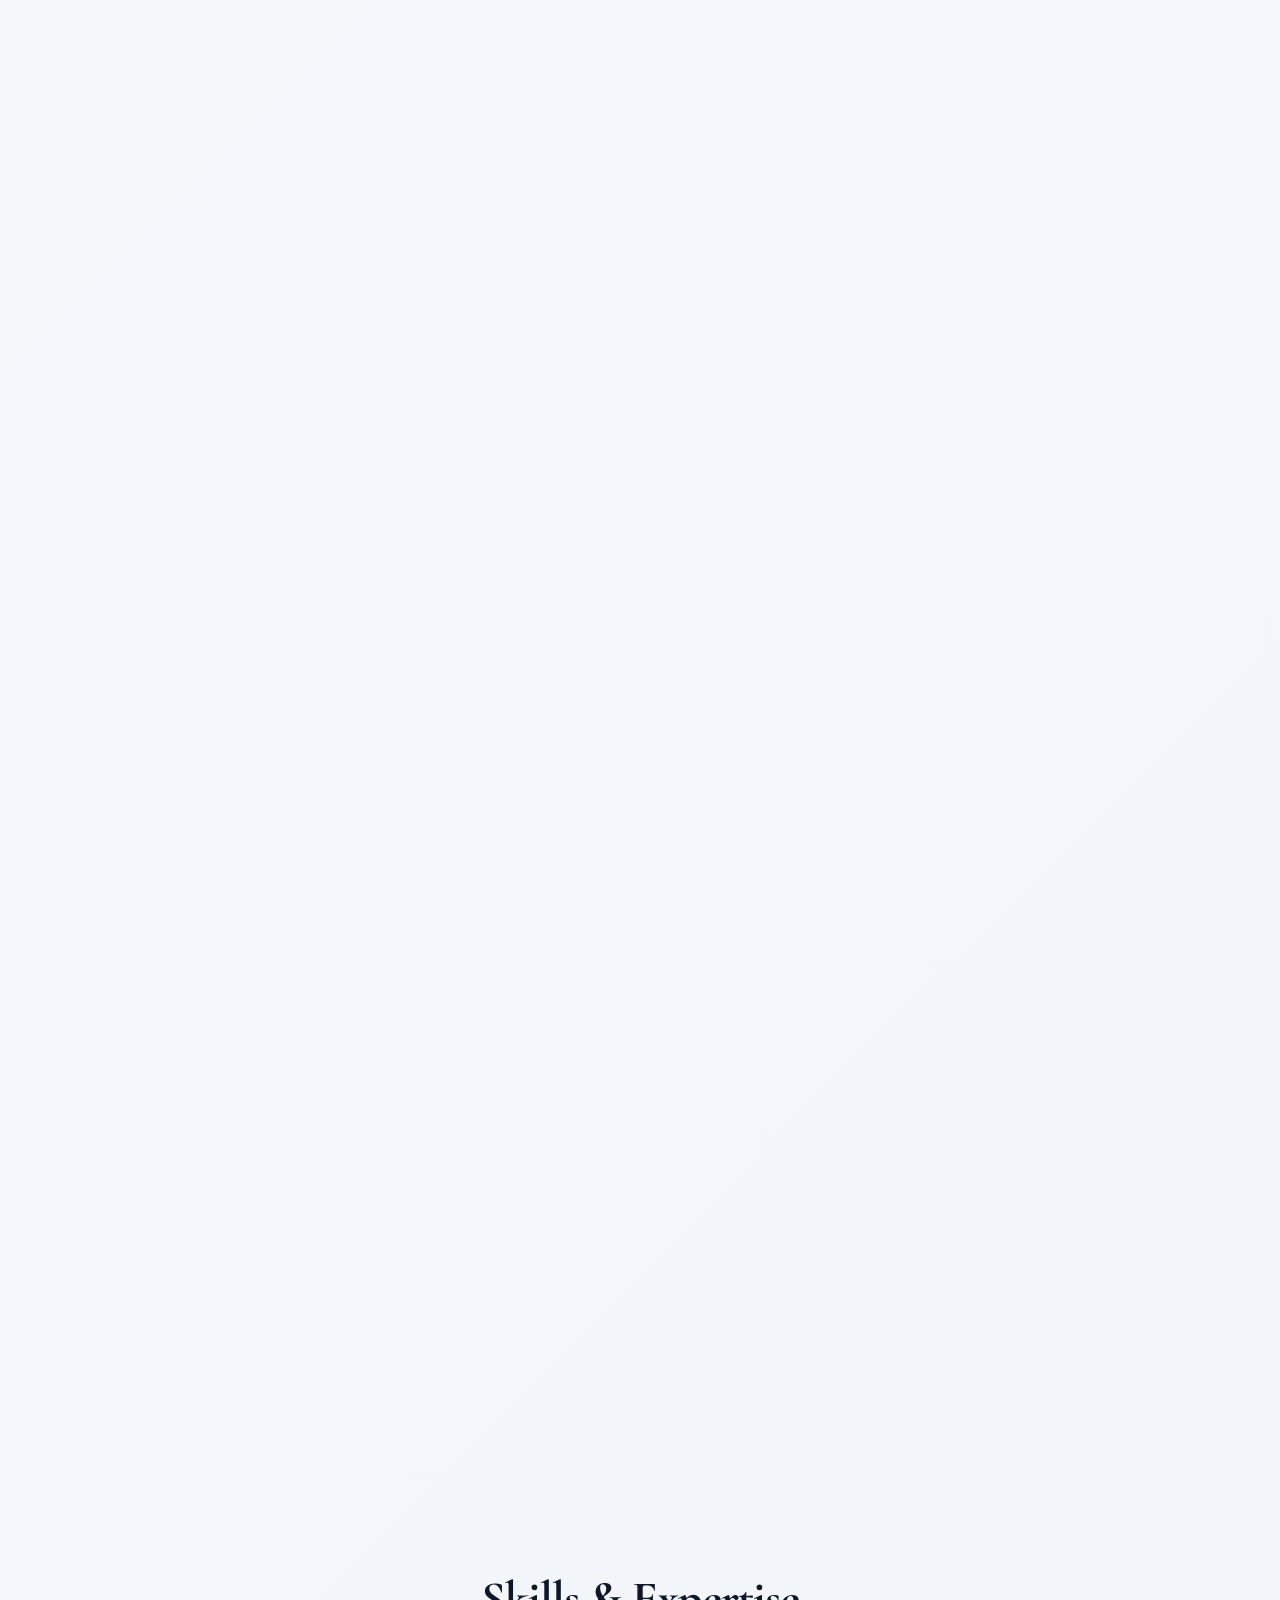
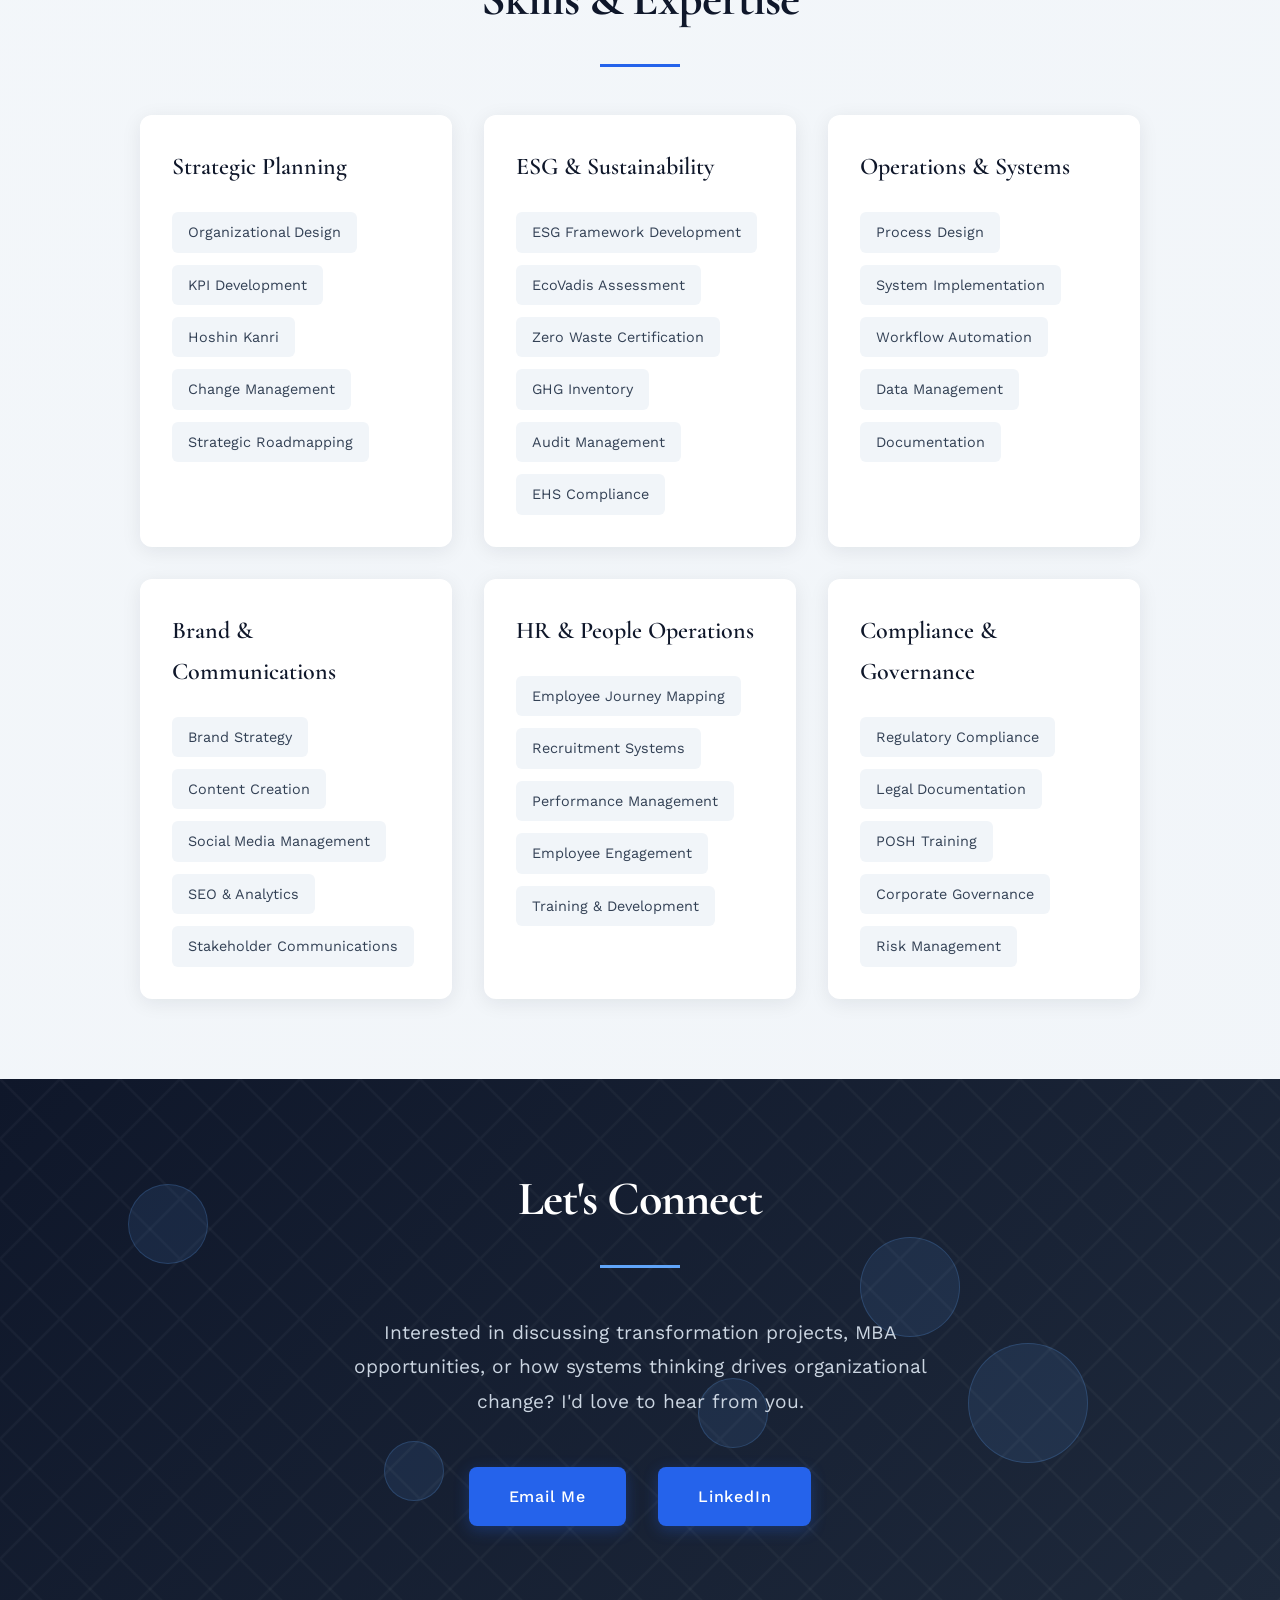
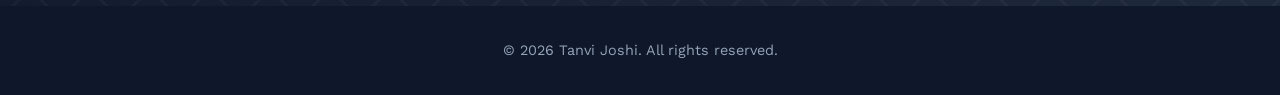
<file: tanvi_portfolio_final_1.html>
<!DOCTYPE html>
<html lang="en">
<head>
    <meta charset="UTF-8">
    <meta name="viewport" content="width=device-width, initial-scale=1.0">
    <title>Tanvi Joshi | Portfolio</title>
    <link href="https://fonts.googleapis.com/css2?family=Cormorant+Garamond:wght@400;600;700&family=Work+Sans:wght@300;400;500;600&display=swap" rel="stylesheet">
    <style>
        * {
            margin: 0;
            padding: 0;
            box-sizing: border-box;
        }

        :root {
            --slate-900: #0f172a;
            --slate-800: #1e293b;
            --slate-700: #334155;
            --slate-600: #475569;
            --slate-400: #94a3b8;
            --slate-300: #cbd5e1;
            --slate-200: #e2e8f0;
            --slate-100: #f1f5f9;
            --slate-50: #f8fafc;
            --blue-600: #2563eb;
            --blue-500: #3b82f6;
            --accent: #60a5fa;
        }

        body {
            font-family: 'Work Sans', sans-serif;
            background: linear-gradient(135deg, var(--slate-50) 0%, var(--slate-100) 100%);
            color: var(--slate-800);
            line-height: 1.7;
            overflow-x: hidden;
        }

        /* Particle Canvas */
        #particles-canvas {
            position: fixed;
            top: 0;
            left: 0;
            width: 100%;
            height: 100%;
            z-index: 0;
            pointer-events: none;
            opacity: 0.3;
        }

        .container {
            max-width: 1200px;
            margin: 0 auto;
            padding: 0 2rem;
            position: relative;
            z-index: 1;
        }

        /* Header with static criss-cross pattern */
        header {
            background: linear-gradient(135deg, var(--slate-900) 0%, var(--slate-800) 100%);
            color: white;
            padding: 6rem 0 8rem;
            position: relative;
            overflow: hidden;
        }

        /* Static criss-cross pattern */
        header::before {
            content: '';
            position: absolute;
            top: 0;
            left: 0;
            right: 0;
            bottom: 0;
            background: 
                linear-gradient(45deg, transparent 48%, rgba(255,255,255,0.03) 49%, rgba(255,255,255,0.03) 51%, transparent 52%),
                linear-gradient(-45deg, transparent 48%, rgba(255,255,255,0.03) 49%, rgba(255,255,255,0.03) 51%, transparent 52%);
            background-size: 60px 60px;
            opacity: 1;
            z-index: 0;
        }

        /* Floating bubbles in header */
        .header-bubble {
            position: absolute;
            border-radius: 50%;
            background: rgba(96, 165, 250, 0.1);
            border: 1px solid rgba(96, 165, 250, 0.2);
            animation: floatBubble 15s infinite ease-in-out;
        }

        .bubble-1 {
            width: 80px;
            height: 80px;
            top: 20%;
            left: 10%;
            animation-delay: 0s;
        }

        .bubble-2 {
            width: 120px;
            height: 120px;
            top: 50%;
            right: 15%;
            animation-delay: 3s;
        }

        .bubble-3 {
            width: 60px;
            height: 60px;
            bottom: 20%;
            left: 30%;
            animation-delay: 6s;
        }

        .bubble-4 {
            width: 100px;
            height: 100px;
            top: 30%;
            right: 25%;
            animation-delay: 9s;
        }

        .bubble-5 {
            width: 70px;
            height: 70px;
            bottom: 30%;
            right: 40%;
            animation-delay: 12s;
        }

        @keyframes floatBubble {
            0%, 100% {
                transform: translate(0, 0) scale(1);
                opacity: 0.6;
            }
            25% {
                transform: translate(20px, -30px) scale(1.1);
                opacity: 0.8;
            }
            50% {
                transform: translate(-15px, -20px) scale(0.9);
                opacity: 0.5;
            }
            75% {
                transform: translate(25px, -15px) scale(1.05);
                opacity: 0.7;
            }
        }

        .header-content {
            position: relative;
            z-index: 1;
            animation: fadeInUp 0.8s ease-out;
        }

        @keyframes fadeInUp {
            from {
                opacity: 0;
                transform: translateY(30px);
            }
            to {
                opacity: 1;
                transform: translateY(0);
            }
        }

        h1 {
            font-family: 'Cormorant Garamond', serif;
            font-size: 4.5rem;
            font-weight: 700;
            margin-bottom: 0.5rem;
            letter-spacing: -0.02em;
        }

        .subtitle {
            font-size: 1.25rem;
            color: var(--slate-300);
            font-weight: 300;
            letter-spacing: 0.05em;
            margin-bottom: 2rem;
        }

        .tagline {
            font-size: 1.1rem;
            color: var(--slate-400);
            max-width: 600px;
            line-height: 1.8;
            margin-top: 2rem;
            border-left: 3px solid var(--accent);
            padding-left: 1.5rem;
        }

        /* Navigation */
        nav {
            background: rgba(255, 255, 255, 0.95);
            backdrop-filter: blur(10px);
            box-shadow: 0 2px 20px rgba(15, 23, 42, 0.08);
            position: sticky;
            top: 0;
            z-index: 100;
            animation: slideDown 0.5s ease-out 0.3s both;
        }

        @keyframes slideDown {
            from {
                opacity: 0;
                transform: translateY(-20px);
            }
            to {
                opacity: 1;
                transform: translateY(0);
            }
        }

        nav ul {
            list-style: none;
            display: flex;
            justify-content: center;
            gap: 3rem;
            padding: 1.5rem 0;
        }

        nav a {
            text-decoration: none;
            color: var(--slate-700);
            font-weight: 500;
            font-size: 0.95rem;
            letter-spacing: 0.05em;
            text-transform: uppercase;
            position: relative;
            transition: color 0.3s ease;
        }

        nav a::after {
            content: '';
            position: absolute;
            bottom: -5px;
            left: 0;
            width: 0;
            height: 2px;
            background: var(--blue-600);
            transition: width 0.3s ease;
        }

        nav a:hover {
            color: var(--blue-600);
        }

        nav a:hover::after {
            width: 100%;
        }

        /* Sections with scroll reveal */
        section {
            padding: 5rem 0;
            opacity: 0;
            transform: translateY(30px);
            transition: opacity 0.6s ease, transform 0.6s ease;
        }

        section.visible {
            opacity: 1;
            transform: translateY(0);
        }

        .section-title {
            font-family: 'Cormorant Garamond', serif;
            font-size: 3rem;
            font-weight: 700;
            color: var(--slate-900);
            margin-bottom: 3rem;
            text-align: center;
            letter-spacing: -0.02em;
        }

        .section-title::after {
            content: '';
            display: block;
            width: 80px;
            height: 3px;
            background: var(--blue-600);
            margin: 1.5rem auto 0;
        }

        /* About Section */
        .about-content {
            max-width: 800px;
            margin: 0 auto;
            text-align: center;
            font-size: 1.15rem;
            line-height: 1.9;
            color: var(--slate-700);
        }

        .about-content p {
            margin-bottom: 1.5rem;
        }

        .stats {
            display: grid;
            grid-template-columns: repeat(auto-fit, minmax(200px, 1fr));
            gap: 2rem;
            margin-top: 4rem;
        }

        .stat-card {
            background: white;
            padding: 2rem;
            border-radius: 8px;
            text-align: center;
            box-shadow: 0 4px 20px rgba(15, 23, 42, 0.08);
            transition: transform 0.3s ease, box-shadow 0.3s ease;
            opacity: 0;
            animation: fadeInScale 0.6s ease forwards;
        }

        section.visible .stat-card:nth-child(1) { animation-delay: 0.1s; }
        section.visible .stat-card:nth-child(2) { animation-delay: 0.2s; }
        section.visible .stat-card:nth-child(3) { animation-delay: 0.3s; }
        section.visible .stat-card:nth-child(4) { animation-delay: 0.4s; }

        @keyframes fadeInScale {
            from {
                opacity: 0;
                transform: scale(0.9);
            }
            to {
                opacity: 1;
                transform: scale(1);
            }
        }

        .stat-card:hover {
            transform: translateY(-5px);
            box-shadow: 0 8px 30px rgba(37, 99, 235, 0.15);
        }

        .stat-number {
            font-family: 'Cormorant Garamond', serif;
            font-size: 3rem;
            font-weight: 700;
            color: var(--blue-600);
            margin-bottom: 0.5rem;
        }

        .stat-label {
            font-size: 0.9rem;
            color: var(--slate-600);
            text-transform: uppercase;
            letter-spacing: 0.05em;
        }

        /* Projects Section */
        #projects {
            background: white;
        }

        .project-card {
            background: var(--slate-50);
            border-radius: 12px;
            padding: 3rem;
            margin-bottom: 3rem;
            box-shadow: 0 4px 20px rgba(15, 23, 42, 0.06);
            transition: all 0.4s ease;
            border-left: 4px solid var(--slate-300);
            opacity: 0;
            transform: translateX(-30px);
        }

        section.visible .project-card {
            animation: slideInLeft 0.5s ease forwards;
        }

        section.visible .project-card:nth-child(2) { animation-delay: 0.1s; }
        section.visible .project-card:nth-child(3) { animation-delay: 0.15s; }
        section.visible .project-card:nth-child(4) { animation-delay: 0.2s; }
        section.visible .project-card:nth-child(5) { animation-delay: 0.25s; }
        section.visible .project-card:nth-child(6) { animation-delay: 0.3s; }
        section.visible .project-card:nth-child(7) { animation-delay: 0.35s; }
        section.visible .project-card:nth-child(8) { animation-delay: 0.4s; }

        @keyframes slideInLeft {
            to {
                opacity: 1;
                transform: translateX(0);
            }
        }

        .project-card:hover {
            transform: translateY(-8px);
            box-shadow: 0 12px 40px rgba(37, 99, 235, 0.12);
            border-left-color: var(--blue-600);
        }

        .project-card::before {
            content: '';
            position: absolute;
            top: 0;
            left: 0;
            right: 0;
            bottom: 0;
            background: linear-gradient(135deg, rgba(96, 165, 250, 0.03) 0%, transparent 50%);
            border-radius: 12px;
            opacity: 0;
            transition: opacity 0.3s ease;
            pointer-events: none;
        }

        .project-card:hover::before {
            opacity: 1;
        }

        .project-header {
            display: flex;
            justify-content: space-between;
            align-items: start;
            margin-bottom: 1.5rem;
            gap: 2rem;
        }

        .project-title {
            font-family: 'Cormorant Garamond', serif;
            font-size: 2rem;
            font-weight: 700;
            color: var(--slate-900);
            margin-bottom: 0.5rem;
        }

        .project-tag {
            background: var(--blue-600);
            color: white;
            padding: 0.4rem 1rem;
            border-radius: 20px;
            font-size: 0.85rem;
            font-weight: 500;
            white-space: nowrap;
            transition: all 0.3s ease;
        }

        .project-card:hover .project-tag {
            transform: scale(1.05);
            box-shadow: 0 4px 12px rgba(37, 99, 235, 0.3);
        }

        .project-timeline {
            color: var(--slate-600);
            font-size: 0.95rem;
            margin-bottom: 1.5rem;
            font-style: italic;
        }

        .project-description {
            color: var(--slate-700);
            line-height: 1.8;
            margin-bottom: 2rem;
        }

        .project-details {
            display: grid;
            grid-template-columns: repeat(auto-fit, minmax(250px, 1fr));
            gap: 2rem;
            margin-top: 2rem;
            padding-top: 2rem;
            border-top: 1px solid var(--slate-300);
        }

        .detail-section h4 {
            font-weight: 600;
            color: var(--slate-900);
            margin-bottom: 0.75rem;
            font-size: 1rem;
            text-transform: uppercase;
            letter-spacing: 0.05em;
        }

        .detail-section ul {
            list-style: none;
            padding-left: 0;
        }

        .detail-section li {
            padding-left: 1.5rem;
            margin-bottom: 0.5rem;
            position: relative;
            color: var(--slate-700);
            font-size: 0.95rem;
        }

        .detail-section li::before {
            content: '→';
            position: absolute;
            left: 0;
            color: var(--blue-600);
            font-weight: 600;
        }

        .impact-metrics {
            background: white;
            padding: 1.5rem;
            border-radius: 8px;
            margin-top: 1.5rem;
            transition: all 0.3s ease;
        }

        .project-card:hover .impact-metrics {
            box-shadow: 0 4px 15px rgba(37, 99, 235, 0.08);
        }

        .impact-metrics h4 {
            color: var(--blue-600);
            margin-bottom: 1rem;
        }

        .metric-item {
            display: flex;
            align-items: baseline;
            gap: 0.5rem;
            margin-bottom: 0.5rem;
        }

        .metric-value {
            font-weight: 600;
            color: var(--slate-900);
        }

        /* Skills Section */
        .skills-grid {
            display: grid;
            grid-template-columns: repeat(auto-fit, minmax(280px, 1fr));
            gap: 2rem;
            max-width: 1000px;
            margin: 0 auto;
        }

        .skill-category {
            background: white;
            padding: 2rem;
            border-radius: 12px;
            box-shadow: 0 4px 20px rgba(15, 23, 42, 0.08);
            transition: transform 0.3s ease, box-shadow 0.3s ease;
            opacity: 0;
            animation: fadeInUp 0.6s ease forwards;
        }

        section.visible .skill-category:nth-child(1) { animation-delay: 0.1s; }
        section.visible .skill-category:nth-child(2) { animation-delay: 0.15s; }
        section.visible .skill-category:nth-child(3) { animation-delay: 0.2s; }
        section.visible .skill-category:nth-child(4) { animation-delay: 0.25s; }
        section.visible .skill-category:nth-child(5) { animation-delay: 0.3s; }
        section.visible .skill-category:nth-child(6) { animation-delay: 0.35s; }

        .skill-category:hover {
            transform: translateY(-5px);
            box-shadow: 0 8px 30px rgba(37, 99, 235, 0.12);
        }

        .skill-category h3 {
            font-family: 'Cormorant Garamond', serif;
            font-size: 1.5rem;
            color: var(--slate-900);
            margin-bottom: 1.5rem;
            font-weight: 600;
        }

        .skill-tags {
            display: flex;
            flex-wrap: wrap;
            gap: 0.75rem;
        }

        .skill-tag {
            background: var(--slate-100);
            color: var(--slate-700);
            padding: 0.5rem 1rem;
            border-radius: 6px;
            font-size: 0.9rem;
            transition: all 0.3s ease;
        }

        .skill-tag:hover {
            background: var(--blue-600);
            color: white;
            transform: translateY(-2px);
            box-shadow: 0 4px 12px rgba(37, 99, 235, 0.3);
        }

        /* Contact Section */
        #contact {
            background: linear-gradient(135deg, var(--slate-900) 0%, var(--slate-800) 100%);
            color: white;
            text-align: center;
            position: relative;
            overflow: hidden;
        }

        #contact::before {
            content: '';
            position: absolute;
            top: 0;
            left: 0;
            right: 0;
            bottom: 0;
            background: 
                linear-gradient(45deg, transparent 48%, rgba(255,255,255,0.03) 49%, rgba(255,255,255,0.03) 51%, transparent 52%),
                linear-gradient(-45deg, transparent 48%, rgba(255,255,255,0.03) 49%, rgba(255,255,255,0.03) 51%, transparent 52%);
            background-size: 60px 60px;
            opacity: 1;
        }

        #contact .section-title {
            color: white;
        }

        #contact .section-title::after {
            background: var(--accent);
        }

        .contact-content {
            position: relative;
            z-index: 1;
        }

        .contact-text {
            font-size: 1.2rem;
            max-width: 600px;
            margin: 0 auto 3rem;
            line-height: 1.8;
            color: var(--slate-300);
        }

        .contact-links {
            display: flex;
            justify-content: center;
            gap: 2rem;
            flex-wrap: wrap;
        }

        .contact-link {
            display: inline-block;
            padding: 1rem 2.5rem;
            background: var(--blue-600);
            color: white;
            text-decoration: none;
            border-radius: 8px;
            font-weight: 500;
            letter-spacing: 0.05em;
            transition: all 0.3s ease;
            box-shadow: 0 4px 15px rgba(37, 99, 235, 0.3);
        }

        .contact-link:hover {
            background: var(--blue-500);
            transform: translateY(-3px);
            box-shadow: 0 6px 25px rgba(37, 99, 235, 0.4);
        }

        /* Footer */
        footer {
            background: var(--slate-900);
            color: var(--slate-400);
            text-align: center;
            padding: 2rem 0;
            font-size: 0.9rem;
        }

        /* Responsive - Mobile Optimized */
        @media (max-width: 768px) {
            h1 {
                font-size: 3rem;
            }

            .section-title {
                font-size: 2.2rem;
            }

            nav ul {
                gap: 1.5rem;
            }

            .project-header {
                flex-direction: column;
            }

            .project-details {
                grid-template-columns: 1fr;
            }

            /* Disable particles on mobile for performance */
            #particles-canvas {
                display: none;
            }

            /* Smaller bubbles on mobile */
            .header-bubble {
                width: 40px !important;
                height: 40px !important;
            }

            /* Simplify animations on mobile */
            .stat-card,
            .skill-category,
            .project-card {
                animation-duration: 0.3s;
            }
        }

        /* Smooth scrolling */
        html {
            scroll-behavior: smooth;
        }

        /* Reduce motion for accessibility */
        @media (prefers-reduced-motion: reduce) {
            *,
            *::before,
            *::after {
                animation-duration: 0.01ms !important;
                animation-iteration-count: 1 !important;
                transition-duration: 0.01ms !important;
            }
        }
    </style>
</head>
<body>
    <!-- Particle Canvas -->
    <canvas id="particles-canvas"></canvas>

    <header>
        <div class="header-bubble bubble-1"></div>
        <div class="header-bubble bubble-2"></div>
        <div class="header-bubble bubble-3"></div>
        <div class="header-bubble bubble-4"></div>
        <div class="header-bubble bubble-5"></div>
        <div class="container header-content">
            <h1>Tanvi Joshi</h1>
            <p class="subtitle">Corporate Affairs | ESG | Operations | Systems Building</p>
            <p class="tagline">Transforming organizations through strategic system design, operational excellence, and sustainable practices. One year. One person. Multiple transformations.</p>
        </div>
    </header>

    <nav>
        <ul>
            <li><a href="#about">About</a></li>
            <li><a href="#projects">Projects</a></li>
            <li><a href="#skills">Skills</a></li>
            <li><a href="#contact">Contact</a></li>
        </ul>
    </nav>

    <section id="about">
        <div class="container">
            <h2 class="section-title">About</h2>
            <div class="about-content">
                <p>As a single-person department head, I've driven comprehensive organizational transformation across Master Group's three companies, building systems from the ground up in branding, compliance, ESG, HR operations, and employee engagement.</p>
                <p>My approach combines strategic thinking with hands-on implementation—from designing and launching corporate websites to leading Maharashtra's first SME zero-waste certification, I create lasting frameworks that drive measurable business impact.</p>
            </div>
            <div class="stats">
                <div class="stat-card">
                    <div class="stat-number">1</div>
                    <div class="stat-label">Year of Impact</div>
                </div>
                <div class="stat-card">
                    <div class="stat-number">3</div>
                    <div class="stat-label">Companies Transformed</div>
                </div>
                <div class="stat-card">
                    <div class="stat-number">700+</div>
                    <div class="stat-label">LinkedIn Followers Gained</div>
                </div>
                <div class="stat-card">
                    <div class="stat-number">First</div>
                    <div class="stat-label">SME in Maharashtra (Zero Waste)</div>
                </div>
            </div>
        </div>
    </section>

    <section id="projects">
        <div class="container">
            <h2 class="section-title">Key Projects</h2>

            <div class="project-card">
                <div class="project-header">
                    <div>
                        <h3 class="project-title">ESG Framework Implementation & Certification</h3>
                        <p class="project-timeline">Led Initiative | Ongoing</p>
                    </div>
                    <span class="project-tag">ESG Leadership</span>
                </div>
                <p class="project-description">
                    Spearheaded Master Group's comprehensive ESG transformation from ground zero, establishing frameworks and processes that positioned the company as Maharashtra's first SME to achieve zero-waste certification. Coordinated cross-departmental initiatives, managed external consultants, and drove customer-specific compliance requirements for major MNC suppliers.
                </p>
                <div class="project-details">
                    <div class="detail-section">
                        <h4>Key Initiatives</h4>
                        <ul>
                            <li>Led EcoVadis assessment for customer compliance</li>
                            <li>Coordinated mass balancing & water balancing</li>
                            <li>Developed GHG inventory & emissions tracking</li>
                            <li>Implemented waste management systems</li>
                            <li>Conducted multi-departmental audits (health, safety, IT security)</li>
                            <li>Created HIRA, incident reporting, and EPRP protocols</li>
                        </ul>
                    </div>
                    <div class="detail-section">
                        <h4>Certifications & Standards</h4>
                        <ul>
                            <li>DIN SPEC 91436 (Zero Waste to Landfill) - Silver</li>
                            <li>Served as Management Representative during audit</li>
                            <li>Living wage analysis implementation</li>
                            <li>EHS legal register establishment</li>
                            <li>Policy amendments (HR, CS collaboration)</li>
                        </ul>
                    </div>
                </div>
                <div class="impact-metrics">
                    <h4>Impact & Recognition</h4>
                    <div class="metric-item">
                        <span class="metric-value">First SME in Maharashtra</span>
                        <span>to achieve zero-waste certification (DIN SPEC 91436)</span>
                    </div>
                    <div class="metric-item">
                        <span class="metric-value">Customer retention & acquisition</span>
                        <span>achieved through ESG compliance for major MNC suppliers</span>
                    </div>
                    <div class="metric-item">
                        <span class="metric-value">Current focus:</span>
                        <span>Deepening implementation & pursuing additional certifications</span>
                    </div>
                </div>
            </div>

            <div class="project-card">
                <div class="project-header">
                    <div>
                        <h3 class="project-title">Corporate Digital Transformation & Brand Consolidation</h3>
                        <p class="project-timeline">3-Month Timeline | Completed</p>
                    </div>
                    <span class="project-tag">Digital Strategy</span>
                </div>
                <p class="project-description">
                    Completely revamped Master Group's digital presence, unifying three companies under a cohesive brand identity. Managed end-to-end transformation including design, content creation, vendor negotiation, and technical implementation—creating a professional first impression that reflects the organization's scale and capabilities.
                </p>
                <div class="project-details">
                    <div class="detail-section">
                        <h4>Scope of Work</h4>
                        <ul>
                            <li>Full website redesign & content development</li>
                            <li>Unified branding across 3 companies</li>
                            <li>Vendor & designer negotiations</li>
                            <li>Technical & financial planning</li>
                            <li>Backend coordination & launch management</li>
                        </ul>
                    </div>
                    <div class="detail-section">
                        <h4>Skills Developed</h4>
                        <ul>
                            <li>Web development lifecycle management</li>
                            <li>Stakeholder communication</li>
                            <li>Budget & vendor management</li>
                            <li>Brand architecture & identity</li>
                            <li>Content strategy & copywriting</li>
                        </ul>
                    </div>
                </div>
                <div class="impact-metrics">
                    <h4>Impact</h4>
                    <div class="metric-item">
                        <span class="metric-value">3-month delivery</span>
                        <span>from project initiation to launch</span>
                    </div>
                    <div class="metric-item">
                        <span class="metric-value">Enhanced first impression</span>
                        <span>for stakeholders, investors, and customers</span>
                    </div>
                </div>
            </div>

            <div class="project-card">
                <div class="project-header">
                    <div>
                        <h3 class="project-title">Employee Experience Redesign & HR Systemization</h3>
                        <p class="project-timeline">Ongoing Implementation</p>
                    </div>
                    <span class="project-tag">Operations</span>
                </div>
                <p class="project-description">
                    Transformed fragmented HR processes into a cohesive, data-driven system covering the entire employee lifecycle. Created standardized templates, tracking mechanisms, and automation tools that reduced administrative burden while improving employee experience and data accessibility.
                </p>
                <div class="project-details">
                    <div class="detail-section">
                        <h4>Systems Created</h4>
                        <ul>
                            <li>Employee journey mapping (pre-onboarding to exit)</li>
                            <li>Centralized employee data repository</li>
                            <li>Pre-onboarding & onboarding checklists</li>
                            <li>HR & Admin inquiry tracking forms</li>
                            <li>New hire request workflow</li>
                            <li>Hiring process tracker with analytics</li>
                        </ul>
                    </div>
                    <div class="detail-section">
                        <h4>Documentation & Templates</h4>
                        <ul>
                            <li>Standardized appointment & offer letters</li>
                            <li>Email format templates</li>
                            <li>Job description frameworks</li>
                            <li>Interview formats (all rounds + exit)</li>
                            <li>Feedback templates for technical rounds</li>
                            <li>Training completion certificates</li>
                        </ul>
                    </div>
                </div>
                <div class="impact-metrics">
                    <h4>Impact</h4>
                    <div class="metric-item">
                        <span class="metric-value">Streamlined workflows</span>
                        <span>reducing time spent on administrative tasks</span>
                    </div>
                    <div class="metric-item">
                        <span class="metric-value">Enhanced data accessibility</span>
                        <span>enabling better decision-making</span>
                    </div>
                    <div class="metric-item">
                        <span class="metric-value">Improved hiring insights</span>
                        <span>through rejection tracking and budget analysis</span>
                    </div>
                </div>
            </div>

            <div class="project-card">
                <div class="project-header">
                    <div>
                        <h3 class="project-title">Integrated Brand & Communications Strategy</h3>
                        <p class="project-timeline">Ongoing Initiative</p>
                    </div>
                    <span class="project-tag">Brand Strategy</span>
                </div>
                <p class="project-description">
                    Developed and executed a comprehensive internal and external branding strategy that elevated Master Group's professional image and market presence. Managed all external communications, created marketing collateral, and built a consistent brand voice across multiple channels.
                </p>
                <div class="project-details">
                    <div class="detail-section">
                        <h4>Internal Branding</h4>
                        <ul>
                            <li>Visiting cards for senior management</li>
                            <li>Company presentation design</li>
                            <li>Annual marketing calendar</li>
                            <li>Business development profiles</li>
                            <li>Stakeholder communication materials</li>
                            <li>Brand guidelines & goodies</li>
                        </ul>
                    </div>
                    <div class="detail-section">
                        <h4>External Communications</h4>
                        <ul>
                            <li>LinkedIn page management & growth (700+ followers)</li>
                            <li>Content creation & caption writing</li>
                            <li>Professional leadership photoshoots</li>
                            <li>Leadership announcement newsletters</li>
                            <li>SEO optimization & analytics tracking</li>
                            <li>Company AV production (voiceover included)</li>
                        </ul>
                    </div>
                </div>
                <div class="impact-metrics">
                    <h4>Impact</h4>
                    <div class="metric-item">
                        <span class="metric-value">700+ LinkedIn followers</span>
                        <span>since taking over social media</span>
                    </div>
                    <div class="metric-item">
                        <span class="metric-value">Shareholder recognition</span>
                        <span>noted posts made measurable difference in brand perception</span>
                    </div>
                    <div class="metric-item">
                        <span class="metric-value">POC for external communications</span>
                        <span>managing all stakeholder announcements (excluding shareholders)</span>
                    </div>
                </div>
            </div>

            <div class="project-card">
                <div class="project-header">
                    <div>
                        <h3 class="project-title">Strategic Organizational Restructuring</h3>
                        <p class="project-timeline">Senior Management Collaboration</p>
                    </div>
                    <span class="project-tag">Strategy</span>
                </div>
                <p class="project-description">
                    Partnered with senior leadership to redesign organizational structure, standardize functions, and implement strategic planning frameworks. Created systems for better alignment, clearer accountability, and streamlined communication across all departments.
                </p>
                <div class="project-details">
                    <div class="detail-section">
                        <h4>Structural Changes</h4>
                        <ul>
                            <li>Function mapping for all department heads</li>
                            <li>Organization chart restructuring</li>
                            <li>Standard designation framework</li>
                            <li>Department naming conventions</li>
                            <li>Email ID architecture design</li>
                            <li>Standardized appointment letters</li>
                        </ul>
                    </div>
                    <div class="detail-section">
                        <h4>Strategic Planning</h4>
                        <ul>
                            <li>KPI development for all roles</li>
                            <li>North star metrics establishment</li>
                            <li>Hoshin Kanri X-matrix design</li>
                            <li>Long-term vision restructuring</li>
                            <li>Future strategy roadmap</li>
                            <li>Senior management advisory role</li>
                        </ul>
                    </div>
                </div>
                <div class="impact-metrics">
                    <h4>Impact</h4>
                    <div class="metric-item">
                        <span class="metric-value">Clear accountability</span>
                        <span>through standardized roles and KPIs</span>
                    </div>
                    <div class="metric-item">
                        <span class="metric-value">Strategic alignment</span>
                        <span>via Hoshin Kanri framework implementation</span>
                    </div>
                </div>
            </div>

            <div class="project-card">
                <div class="project-header">
                    <div>
                        <h3 class="project-title">Employee Engagement Ecosystem Development</h3>
                        <p class="project-timeline">Ongoing Initiative</p>
                    </div>
                    <span class="project-tag">Culture Building</span>
                </div>
                <p class="project-description">
                    Built a comprehensive employee engagement framework from scratch, creating platforms for feedback, social connection, and professional development. Designed and executed large-scale events that fostered cross-departmental collaboration and employee satisfaction.
                </p>
                <div class="project-details">
                    <div class="detail-section">
                        <h4>Engagement Programs</h4>
                        <ul>
                            <li>Monthly townhalls (cross-company socialization)</li>
                            <li>Quarterly feedback systems</li>
                            <li>Peer, manager, and 360-degree reviews (upcoming)</li>
                            <li>Employee satisfaction tracking</li>
                            <li>Soft skills development through games</li>
                            <li>Employee engagement crew (delegation model)</li>
                        </ul>
                    </div>
                    <div class="detail-section">
                        <h4>Major Events</h4>
                        <ul>
                            <li>Trading lecture sponsorship (external learning)</li>
                            <li>Master Premier League (cricket tournament)</li>
                            <li>Jersey & cap design</li>
                            <li>Team formation & league planning</li>
                            <li>Logo design & branding</li>
                            <li>Full event execution (certificates, trophies)</li>
                        </ul>
                    </div>
                </div>
                <div class="impact-metrics">
                    <h4>Impact</h4>
                    <div class="metric-item">
                        <span class="metric-value">Cross-departmental connection</span>
                        <span>through monthly townhalls and team events</span>
                    </div>
                    <div class="metric-item">
                        <span class="metric-value">Employee empowerment</span>
                        <span>via crew delegation and leadership opportunities</span>
                    </div>
                    <div class="metric-item">
                        <span class="metric-value">Data-driven insights</span>
                        <span>from quarterly feedback mechanisms</span>
                    </div>
                </div>
            </div>

            <div class="project-card">
                <div class="project-header">
                    <div>
                        <h3 class="project-title">Compliance & Legal Framework Management</h3>
                        <p class="project-timeline">Ongoing Responsibility</p>
                    </div>
                    <span class="project-tag">Compliance</span>
                </div>
                <p class="project-description">
                    Established and maintained comprehensive compliance frameworks ensuring regulatory adherence across all Master Group operations. Coordinated with Company Secretary and legal teams to manage documentation, disclosures, and mandatory training programs.
                </p>
                <div class="project-details">
                    <div class="detail-section">
                        <h4>Key Responsibilities</h4>
                        <ul>
                            <li>Trademark logo process initiation</li>
                            <li>Annual report support</li>
                            <li>Compliance fulfillment monitoring</li>
                            <li>POSH session organization (annual)</li>
                            <li>Appointment disclosure coordination</li>
                            <li>Website compliance documentation updates</li>
                            <li>CS documentation support</li>
                        </ul>
                    </div>
                </div>
                <div class="impact-metrics">
                    <h4>Impact</h4>
                    <div class="metric-item">
                        <span class="metric-value">Zero compliance gaps</span>
                        <span>through systematic monitoring and documentation</span>
                    </div>
                    <div class="metric-item">
                        <span class="metric-value">Proactive management</span>
                        <span>of legal and regulatory requirements</span>
                    </div>
                </div>
            </div>

        </div>
    </section>

    <section id="skills">
        <div class="container">
            <h2 class="section-title">Skills & Expertise</h2>
            <div class="skills-grid">
                <div class="skill-category">
                    <h3>Strategic Planning</h3>
                    <div class="skill-tags">
                        <span class="skill-tag">Organizational Design</span>
                        <span class="skill-tag">KPI Development</span>
                        <span class="skill-tag">Hoshin Kanri</span>
                        <span class="skill-tag">Change Management</span>
                        <span class="skill-tag">Strategic Roadmapping</span>
                    </div>
                </div>
                <div class="skill-category">
                    <h3>ESG & Sustainability</h3>
                    <div class="skill-tags">
                        <span class="skill-tag">ESG Framework Development</span>
                        <span class="skill-tag">EcoVadis Assessment</span>
                        <span class="skill-tag">Zero Waste Certification</span>
                        <span class="skill-tag">GHG Inventory</span>
                        <span class="skill-tag">Audit Management</span>
                        <span class="skill-tag">EHS Compliance</span>
                    </div>
                </div>
                <div class="skill-category">
                    <h3>Operations & Systems</h3>
                    <div class="skill-tags">
                        <span class="skill-tag">Process Design</span>
                        <span class="skill-tag">System Implementation</span>
                        <span class="skill-tag">Workflow Automation</span>
                        <span class="skill-tag">Data Management</span>
                        <span class="skill-tag">Documentation</span>
                    </div>
                </div>
                <div class="skill-category">
                    <h3>Brand & Communications</h3>
                    <div class="skill-tags">
                        <span class="skill-tag">Brand Strategy</span>
                        <span class="skill-tag">Content Creation</span>
                        <span class="skill-tag">Social Media Management</span>
                        <span class="skill-tag">SEO & Analytics</span>
                        <span class="skill-tag">Stakeholder Communications</span>
                    </div>
                </div>
                <div class="skill-category">
                    <h3>HR & People Operations</h3>
                    <div class="skill-tags">
                        <span class="skill-tag">Employee Journey Mapping</span>
                        <span class="skill-tag">Recruitment Systems</span>
                        <span class="skill-tag">Performance Management</span>
                        <span class="skill-tag">Employee Engagement</span>
                        <span class="skill-tag">Training & Development</span>
                    </div>
                </div>
                <div class="skill-category">
                    <h3>Compliance & Governance</h3>
                    <div class="skill-tags">
                        <span class="skill-tag">Regulatory Compliance</span>
                        <span class="skill-tag">Legal Documentation</span>
                        <span class="skill-tag">POSH Training</span>
                        <span class="skill-tag">Corporate Governance</span>
                        <span class="skill-tag">Risk Management</span>
                    </div>
                </div>
            </div>
        </div>
    </section>

    <section id="contact">
        <div class="header-bubble bubble-1"></div>
        <div class="header-bubble bubble-2"></div>
        <div class="header-bubble bubble-3"></div>
        <div class="header-bubble bubble-4"></div>
        <div class="header-bubble bubble-5"></div>
        <div class="container contact-content">
            <h2 class="section-title">Let's Connect</h2>
            <p class="contact-text">
                Interested in discussing transformation projects, MBA opportunities, or how systems thinking drives organizational change? I'd love to hear from you.
            </p>
            <div class="contact-links">
                <a href="mailto:tanvi.joshi@example.com" class="contact-link">Email Me</a>
                <a href="https://linkedin.com/in/tanvijoshi" class="contact-link" target="_blank">LinkedIn</a>
            </div>
        </div>
    </section>

    <footer>
        <div class="container">
            <p>&copy; 2026 Tanvi Joshi. All rights reserved.</p>
        </div>
    </footer>

    <script>
        // Particle system - lightweight and smooth
        const canvas = document.getElementById('particles-canvas');
        const ctx = canvas.getContext('2d');
        
        function initCanvas() {
            canvas.width = window.innerWidth;
            canvas.height = window.innerHeight;
        }
        initCanvas();

        const particles = [];
        const particleCount = 60;

        class Particle {
            constructor() {
                this.x = Math.random() * canvas.width;
                this.y = Math.random() * canvas.height;
                this.size = Math.random() * 2 + 1;
                this.speedX = Math.random() * 0.5 - 0.25;
                this.speedY = Math.random() * 0.5 - 0.25;
                this.opacity = Math.random() * 0.5 + 0.3;
            }

            update() {
                this.x += this.speedX;
                this.y += this.speedY;

                if (this.x > canvas.width) this.x = 0;
                if (this.x < 0) this.x = canvas.width;
                if (this.y > canvas.height) this.y = 0;
                if (this.y < 0) this.y = canvas.height;
            }

            draw() {
                ctx.fillStyle = `rgba(37, 99, 235, ${this.opacity})`;
                ctx.beginPath();
                ctx.arc(this.x, this.y, this.size, 0, Math.PI * 2);
                ctx.fill();
            }
        }

        for (let i = 0; i < particleCount; i++) {
            particles.push(new Particle());
        }

        function connectParticles() {
            for (let i = 0; i < particles.length; i++) {
                for (let j = i + 1; j < particles.length; j++) {
                    const dx = particles[i].x - particles[j].x;
                    const dy = particles[i].y - particles[j].y;
                    const distance = Math.sqrt(dx * dx + dy * dy);

                    if (distance < 120) {
                        ctx.strokeStyle = `rgba(37, 99, 235, ${0.15 * (1 - distance / 120)})`;
                        ctx.lineWidth = 1;
                        ctx.beginPath();
                        ctx.moveTo(particles[i].x, particles[i].y);
                        ctx.lineTo(particles[j].x, particles[j].y);
                        ctx.stroke();
                    }
                }
            }
        }

        function animateParticles() {
            ctx.clearRect(0, 0, canvas.width, canvas.height);
            
            particles.forEach(particle => {
                particle.update();
                particle.draw();
            });

            connectParticles();
            requestAnimationFrame(animateParticles);
        }

        animateParticles();

        window.addEventListener('resize', initCanvas);

        // Intersection Observer for scroll animations
        const observerOptions = {
            threshold: 0.15,
            rootMargin: '0px 0px -50px 0px'
        };

        const observer = new IntersectionObserver((entries) => {
            entries.forEach(entry => {
                if (entry.isIntersecting) {
                    entry.target.classList.add('visible');
                }
            });
        }, observerOptions);

        document.querySelectorAll('section').forEach(section => {
            observer.observe(section);
        });

        // Smooth scroll for navigation
        document.querySelectorAll('a[href^="#"]').forEach(anchor => {
            anchor.addEventListener('click', function (e) {
                e.preventDefault();
                const target = document.querySelector(this.getAttribute('href'));
                if (target) {
                    target.scrollIntoView({
                        behavior: 'smooth',
                        block: 'start'
                    });
                }
            });
        });
    </script>
</body>
</html>
</file>
<file: site.css>
:root{color-scheme:light;box-sizing:border-box}body{margin:0;padding:0}img{max-width:100%}[hidden]{display:none!important}

/* Layout: one pitch, one method, then three project cards. Each project opens to its own page with the same order: background, gap, four rows, proof, what changed. */
:root{
  --bg:#f4f7f8; --surface:#ffffff; --band:#eaf1f3; --line:#dce5e9;
  --fg:#262f36; --muted:#5c6b75;
  --blue:#3e5a72; --blue-soft:#e5eef3; --aqua:#d6e8ec; --mint:#b3d5c8; --mint-ink:#3a7362; --mint-soft:#e7f2ee;
  --display:"Bricolage Grotesque","Segoe UI",system-ui,sans-serif;
  --text:"Geist","Segoe UI",system-ui,sans-serif;
  --ease:cubic-bezier(.23,1,.32,1);
  --gl:max(20px,env(safe-area-inset-left,0px)); --gr:max(20px,env(safe-area-inset-right,0px));
  color-scheme:light;
}
*{box-sizing:border-box}
html{scroll-behavior:smooth;scroll-padding-top:calc(24px + env(safe-area-inset-top,0px))}
body{background:var(--bg);color:var(--fg);font:400 1.0625rem/1.6 var(--text);-webkit-font-smoothing:antialiased}
h1,h2,h3{font-family:var(--display);margin:0;text-wrap:balance;letter-spacing:-.03em;line-height:1.05}
p,ul,dl,dd,figure{margin:0}
strong{font-weight:600}
a{color:inherit}
a,button{touch-action:manipulation;-webkit-tap-highlight-color:transparent}
:focus-visible{outline:2px solid var(--blue);outline-offset:3px;border-radius:6px}
.wrap{max-width:1080px;margin:0 auto;padding-left:var(--gl);padding-right:var(--gr)}
.narrow{max-width:760px}
.skip{position:absolute;left:var(--gl);top:-60px;background:var(--blue);color:#fff;padding:10px 16px;border-radius:999px;font-weight:600;text-decoration:none;z-index:20}
.skip:focus{top:12px}
.btn{display:inline-flex;align-items:center;gap:10px;min-height:52px;padding:0 24px;border-radius:999px;border:0;background:var(--mint);color:var(--fg);font:600 1rem var(--text);text-decoration:none;cursor:pointer;transition:transform 160ms var(--ease),background-color 160ms ease}
.btn svg{width:16px;height:16px}
.btn:active{transform:scale(.98)}
.btn.soft{background:var(--mint);color:var(--fg)}
.btn.blue{background:var(--blue);color:#fff}
.btn.plain{background:var(--surface);color:var(--fg);box-shadow:inset 0 0 0 1.5px var(--line)}
@media (hover:hover) and (pointer:fine){.btn:hover{background:#a5cbbd}.btn.soft:hover{background:#a5cbbd}.btn.plain:hover{background:var(--blue-soft)}.btn.blue:hover{background:#334c61}}

/* home */
.hero{padding-block:clamp(48px,8vw,96px);min-height:100svh;display:flex;flex-direction:column;justify-content:center}
.hero>.wrap{width:100%}
.hero-grid{display:grid;grid-template-columns:minmax(0,1.55fr) minmax(0,1fr);gap:clamp(28px,5vw,72px);align-items:center}
.portrait img{display:block;width:100%;height:auto;aspect-ratio:4/5;object-fit:cover;object-position:50% 12%;border-radius:26px;background:var(--band)}
@media (max-width:860px){.hero-grid{grid-template-columns:1fr;gap:22px}.portrait{order:-1;width:128px}.portrait img{aspect-ratio:1;border-radius:24px;object-position:50% 10%}}
.hero{position:relative}
.topbar{position:absolute;top:calc(18px + env(safe-area-inset-top,0px));left:0;right:0}
.topbar .wrap{display:flex;justify-content:flex-end;gap:10px;flex-wrap:wrap}
.hero h1{font-size:clamp(3.2rem,9vw,7rem);font-weight:800;letter-spacing:-.045em;line-height:.95}
.hero .role{font:600 clamp(1.2rem,2.3vw,1.7rem)/1.25 var(--display);color:var(--blue);margin-top:18px;letter-spacing:-.02em;text-wrap:balance}
.hero .role span{display:block;font:500 .62em/1.4 var(--text);color:var(--muted);letter-spacing:0;margin-top:6px}
.hero .pitch{font-size:clamp(1.15rem,2vw,1.45rem);line-height:1.5;max-width:46ch;margin-top:32px;letter-spacing:-.01em}
.method{background:var(--aqua);padding-block:clamp(56px,8vw,96px)}
.method h2{font-size:clamp(1.9rem,4vw,2.8rem);font-weight:700}
.steps{list-style:none;padding:0;margin:28px -18px 0;display:grid;grid-template-columns:repeat(4,minmax(0,1fr));gap:8px;counter-reset:s}
.steps li{counter-increment:s;display:flex;min-width:0}
.step{all:unset;box-sizing:border-box;cursor:pointer;display:flex;flex-direction:column;gap:8px;width:100%;padding:18px;border-radius:18px;transition:background-color 200ms ease,transform 160ms var(--ease)}
.step::before{content:counter(s);font:800 2.6rem/1 var(--display);color:var(--blue)}
.step:focus-visible{outline:2px solid var(--blue);outline-offset:3px}
.step:active{transform:scale(.98)}
.step[aria-pressed="true"]{background:var(--surface)}
@media (hover:hover) and (pointer:fine){.step:hover{background:color-mix(in srgb,var(--surface) 55%,transparent)}.step[aria-pressed="true"]:hover{background:var(--surface)}}
.eg{margin-top:20px;background:var(--blue);color:#fff;border-radius:18px;padding:22px 24px;display:flex;flex-direction:column;gap:6px}
.eg-label{color:var(--mint);font-weight:600;font-size:.92rem}
.eg-item{font-size:clamp(1.1rem,2vw,1.35rem);line-height:1.4;max-width:52ch}
html.js .eg-item{display:none}
html.js .eg-item.on{display:block;animation:in 320ms var(--ease) both}
.steps b{font:700 1.2rem/1.2 var(--display);letter-spacing:-.015em}
.steps span{color:#40505c;font-size:.98rem}
@media (max-width:820px){.steps{grid-template-columns:repeat(2,minmax(0,1fr))}}
@media (max-width:460px){.steps{grid-template-columns:1fr}}
@media (max-width:1140px){.steps{margin-inline:0}}
.cases{padding-block:clamp(64px,9vw,120px)}
.cases h2,.context h2,.voices h2{font-size:clamp(1.9rem,4vw,2.8rem);font-weight:700}
.cases .lead{color:var(--muted);margin-top:10px;max-width:60ch}
.pgrid{display:grid;grid-template-columns:repeat(3,minmax(0,1fr));gap:20px;margin-top:28px}
.pcard{background:var(--surface);border-radius:26px;padding:clamp(22px,2.6vw,32px);display:flex;flex-direction:column;gap:14px;min-width:0;box-shadow:0 0 0 1px var(--line),0 30px 60px -40px rgba(30,48,64,.25)}
.pcard h3{font-size:clamp(1.45rem,2.3vw,1.8rem);font-weight:800}
.pcard .gapline{color:var(--muted)}
.metric{display:flex;flex-direction:column;gap:2px;margin-top:auto;padding-top:14px;border-top:1px solid var(--line)}
.metric b{font:800 clamp(1.7rem,2.8vw,2.2rem)/1.05 var(--display);color:var(--blue);letter-spacing:-.03em;font-variant-numeric:tabular-nums;white-space:nowrap}
.metric span{color:var(--muted);font-size:.98rem}
.pcard .btn{align-self:flex-start;margin-top:6px}
@media (max-width:900px){.pgrid{grid-template-columns:1fr}}
.also{margin-top:clamp(36px,5vw,56px)}
.also h3{font-size:1.3rem;font-weight:700}
.also .pairs{margin-top:12px}
.context{background:var(--band);padding-block:clamp(56px,8vw,96px)}
.ctx{display:grid;grid-template-columns:repeat(3,minmax(0,1fr));gap:clamp(24px,4vw,48px);margin-top:28px}
.ctx>div{display:flex;flex-direction:column;gap:12px;min-width:0}
.ctx h3{font-size:1.3rem;font-weight:700;color:var(--blue)}
@media (max-width:900px){.ctx{grid-template-columns:1fr}}
.voices{padding-block:clamp(56px,8vw,96px)}
.voices .quotes{margin-top:28px}
.card{background:var(--surface);border-radius:26px;padding:clamp(24px,4vw,44px);display:grid;grid-template-columns:minmax(0,1.1fr) minmax(0,1fr);gap:clamp(24px,4vw,56px);align-items:center;box-shadow:0 0 0 1px var(--line),0 30px 60px -40px rgba(30,48,64,.25)}
.card h3{font-size:clamp(1.7rem,3.4vw,2.5rem);font-weight:800}
.card .when{color:var(--muted);margin-top:6px}
.card .sum{margin-top:18px;max-width:38ch}
.card .btn{margin-top:26px}
.heads{list-style:none;padding:0;display:flex;flex-direction:column;gap:18px}
.heads li{display:flex;flex-direction:column;gap:2px}
.heads b{font:800 clamp(1.6rem,3vw,2.2rem)/1 var(--display);color:var(--blue);letter-spacing:-.03em;white-space:nowrap}
.heads span{color:var(--muted);font-size:.98rem}
.more{margin-top:22px;color:var(--muted);max-width:60ch}
@media (max-width:820px){.card{grid-template-columns:1fr}}
.before{background:var(--aqua);padding-block:clamp(56px,8vw,96px)}
.before h2{font-size:clamp(1.6rem,3vw,2.1rem);font-weight:700;margin-bottom:24px}
.blist{list-style:none;padding:0;display:grid;grid-template-columns:repeat(3,minmax(0,1fr));gap:28px}
.blist li{display:flex;flex-direction:column;gap:6px;min-width:0}
.blist time{color:var(--blue);font-weight:600;font-size:.95rem;font-variant-numeric:tabular-nums}
.blist b{font:700 1.15rem/1.25 var(--display);letter-spacing:-.015em}
.blist span{color:var(--muted);font-size:.98rem}
@media (max-width:820px){.blist{grid-template-columns:1fr}}
.contact{padding-block:clamp(64px,9vw,120px)}
.contact h2{font-size:clamp(2.2rem,6vw,4rem);font-weight:800;max-width:16ch}
.contact p{color:var(--muted);margin-top:16px;max-width:52ch}
.contact-grid{display:grid;grid-template-columns:minmax(0,1.1fr) minmax(0,1fr);gap:clamp(28px,5vw,64px);align-items:center}
.desk img{display:block;width:100%;height:auto;aspect-ratio:3/2;object-fit:cover;object-position:35% 50%;border-radius:26px;background:var(--band)}
@media (max-width:860px){.contact-grid{grid-template-columns:1fr}}
.cta{display:flex;flex-wrap:wrap;gap:12px;align-items:center;margin-top:28px}
.addr{padding:14px 18px;border-radius:999px;background:var(--surface);box-shadow:inset 0 0 0 1.5px var(--line);user-select:all;overflow-wrap:anywhere}
footer{padding-block:28px 40px;color:var(--muted);font-size:.9rem}
footer .wrap{display:flex;justify-content:space-between;gap:12px;flex-wrap:wrap}

/* case */
.rail{position:sticky;top:env(safe-area-inset-top,0px);z-index:10;background:color-mix(in srgb,var(--bg) 90%,transparent);backdrop-filter:blur(10px);-webkit-backdrop-filter:blur(10px);box-shadow:0 1px 0 var(--line)}
.rail .wrap{display:flex;align-items:center;gap:14px;padding-block:10px}
.btn.sm{min-height:40px;padding:0 14px;font-size:.92rem;flex:none}
.rail-links{position:relative;display:flex;gap:4px;overflow-x:auto;scrollbar-width:none;min-width:0}
.rail-links::-webkit-scrollbar{display:none}
.rail-links a{white-space:nowrap;padding:8px 12px;border-radius:999px;font-size:.9rem;font-weight:500;color:var(--muted);text-decoration:none;transition:background-color 180ms ease,color 180ms ease}
.rail-links a.cur{background:var(--blue);color:#fff}
.chapter,.gap,.gaps{scroll-margin-top:calc(76px + env(safe-area-inset-top,0px))}
.effect{background:var(--mint-soft);border-radius:16px;padding:18px 20px;display:flex;flex-direction:column;gap:4px}
.effect b{color:var(--mint-ink);font-weight:600}
.pairs{margin-top:22px;display:flex;flex-direction:column}
.pairs div{display:grid;grid-template-columns:minmax(0,13rem) 1fr;gap:6px 28px;padding-block:16px;border-top:1px solid var(--line)}
.pairs dt{font-weight:600;color:var(--blue)}
@media (max-width:640px){.pairs div{grid-template-columns:1fr}}
.quotes{display:grid;grid-template-columns:repeat(2,minmax(0,1fr));gap:28px;margin-top:8px}
.quotes blockquote{margin:0;padding-left:20px;border-left:3px solid var(--mint);display:flex;flex-direction:column;gap:12px;justify-content:space-between}
.quotes p{font:600 clamp(1.15rem,2vw,1.4rem)/1.35 var(--display);letter-spacing:-.015em}
.quotes cite{font-style:normal;color:var(--muted);font-size:.92rem}
@media (max-width:640px){.quotes{grid-template-columns:1fr}}
/* project opening: name and gap on the left, background on the right */
.screen{padding-block:clamp(40px,6vw,76px) clamp(8px,2vw,20px)}
.screen.tint{background:var(--band)}
.screen>.wrap{width:100%}
.split{display:grid;grid-template-columns:minmax(0,1fr) minmax(0,1fr);gap:clamp(28px,5vw,72px);align-items:center}
.screen.tint .split{align-items:start}
.screen .chapter{padding-block:0}
.screen .panel{background:var(--band);border-radius:26px;padding:clamp(22px,3vw,36px)}
@media (max-width:860px){.split{grid-template-columns:1fr}}
.case-head .kicker{color:var(--blue);font-weight:600}
.case-head h1{font-size:clamp(2.5rem,5vw,4.2rem);font-weight:800;letter-spacing:-.04em;line-height:.98;margin-top:10px}
.case-head .dek{font-size:clamp(1.15rem,1.9vw,1.4rem);line-height:1.45;max-width:34ch;margin-top:22px}
.case-head .dek b{display:block;font:600 .95rem/1.4 var(--text);color:var(--mint-ink);margin-bottom:4px}
.chapter{padding-block:clamp(40px,6vw,72px)}
.chapter.tint{background:var(--band)}
.chapter h2{font-size:clamp(1.7rem,3.4vw,2.4rem);font-weight:700;margin-bottom:18px}
.chapter p{max-width:62ch}
.chapter p+p{margin-top:14px}
.gaps{padding-block:clamp(40px,6vw,72px);display:flex;flex-direction:column;gap:clamp(40px,6vw,72px)}
.gap{background:var(--surface);border-radius:26px;padding:clamp(22px,4vw,44px);box-shadow:0 0 0 1px var(--line);display:flex;flex-direction:column;gap:28px;min-width:0}
.gap header{display:flex;flex-direction:column;gap:8px}
.gnum{align-self:flex-start;background:var(--mint-soft);color:var(--mint-ink);font-weight:600;font-size:.9rem;padding:4px 12px;border-radius:999px}
.gap h3{font-size:clamp(1.6rem,3.4vw,2.4rem);font-weight:800}
.rows{display:flex;flex-direction:column}
.row{display:grid;grid-template-columns:minmax(0,11rem) 1fr;gap:8px 28px;padding-block:18px;border-top:1px solid var(--line)}
.row dt{font-weight:600;color:var(--blue)}
.row dd{min-width:0}
.row ul{padding-left:1.1em;display:flex;flex-direction:column;gap:6px}
.measures{list-style:none;padding:0!important;display:grid!important;grid-template-columns:repeat(auto-fit,minmax(240px,1fr));gap:18px 28px!important}
.measures li{display:flex;flex-direction:column;gap:2px;color:var(--muted);font-size:.98rem}
.measures b{font:800 clamp(1.7rem,3vw,2.2rem)/1.05 var(--display);color:var(--fg);letter-spacing:-.03em}
@media (max-width:640px){.row{grid-template-columns:1fr}}
.shot img{display:block;width:100%;height:auto;border-radius:16px;aspect-ratio:16/9;object-fit:cover;background:var(--band)}
.shot figcaption{margin-top:10px;color:var(--muted);font-size:.92rem}
.slider{display:flex;flex-direction:column;gap:12px;min-width:0}
.s-track{display:flex;gap:16px;overflow-x:auto;scroll-snap-type:x mandatory;scroll-behavior:smooth;scrollbar-width:none;overscroll-behavior-x:contain}
.s-track::-webkit-scrollbar{display:none}
.slide{flex:0 0 100%;scroll-snap-align:start;display:flex;flex-direction:column;gap:12px;min-width:0}
.slide img{display:block;width:100%;height:auto;aspect-ratio:16/10;object-fit:cover;border-radius:16px;background:var(--band)}
.slide figcaption{display:flex;flex-wrap:wrap;gap:4px 10px;align-items:baseline}
.slide figcaption b{font:700 1.1rem var(--display);letter-spacing:-.015em}
.slide figcaption span{color:var(--muted);font-size:.95rem}
.certs .slide{flex-basis:calc((100% - 32px)/3)}
.certs .slide img{aspect-ratio:3/4;object-fit:contain;background:#fff;box-shadow:0 0 0 1px var(--line)}
.certs .slide figcaption{flex-direction:column;gap:0}
@media (max-width:720px){.certs .slide{flex-basis:calc((100% - 16px)/2)}}
@media (max-width:440px){.certs .slide{flex-basis:78%}}
.s-nav{display:flex;align-items:center;justify-content:flex-end;gap:10px}
.s-btn{width:44px;height:44px;border-radius:999px;border:0;display:grid;place-items:center;cursor:pointer;background:var(--blue-soft);color:var(--blue);transition:transform 160ms var(--ease),opacity 160ms ease}
.s-btn svg{width:16px;height:16px}
.s-btn:active{transform:scale(.94)}
.s-btn:disabled{opacity:.35;cursor:default}
.s-count{color:var(--muted);font-size:.9rem;min-width:3.6em;text-align:center;font-variant-numeric:tabular-nums}
.case-end{background:var(--aqua);padding-block:clamp(48px,7vw,88px)}
.case-end h2{font-size:clamp(1.7rem,4vw,2.8rem);font-weight:800;text-wrap:wrap}
.case-end h2 span{display:block;white-space:nowrap}
.case-end .cta{margin-top:24px}
.nextlabel{color:var(--blue);font-weight:600;margin-bottom:6px}
.proof{display:flex;flex-direction:column;gap:14px;min-width:0}
.proof h3{font:600 1.0625rem/1.6 var(--text);letter-spacing:0;color:var(--blue)}
html.js [data-view]{display:none}
html.js [data-view].on{display:block;animation:in 420ms var(--ease) both}
@keyframes in{from{opacity:0;transform:translateY(12px)}to{opacity:1;transform:none}}
/* motion: hero lines arrive in order, sections rise as they are reached, numbers count up once */
html.js .hero h1,html.js .hero .role,html.js .hero .pitch,html.js .portrait{animation:in 700ms var(--ease) both}
html.js .portrait{animation-delay:200ms}
html.js .hero .role{animation-delay:120ms}
html.js .hero .pitch{animation-delay:240ms}
html.js .rv{opacity:0;transform:translateY(18px);transition:opacity 600ms var(--ease),transform 600ms var(--ease)}
html.js .rv.in{opacity:1;transform:none}
.measures b,.heads b{font-variant-numeric:tabular-nums}
@media (prefers-reduced-motion:reduce){html{scroll-behavior:auto}.s-track{scroll-behavior:auto}html.js [data-view].on,html.js .eg-item.on,html.js .hero h1,html.js .hero .role,html.js .hero .pitch,html.js .portrait{animation:none}html.js .rv{opacity:1;transform:none;transition:none}.btn,.s-btn,.step,.rail-links a{transition:none}}

img.op40{object-position:50% 40%}
img.op45{object-position:50% 45%}
img.op50{object-position:50% 50%}
img.op55{object-position:50% 55%}
</file>
